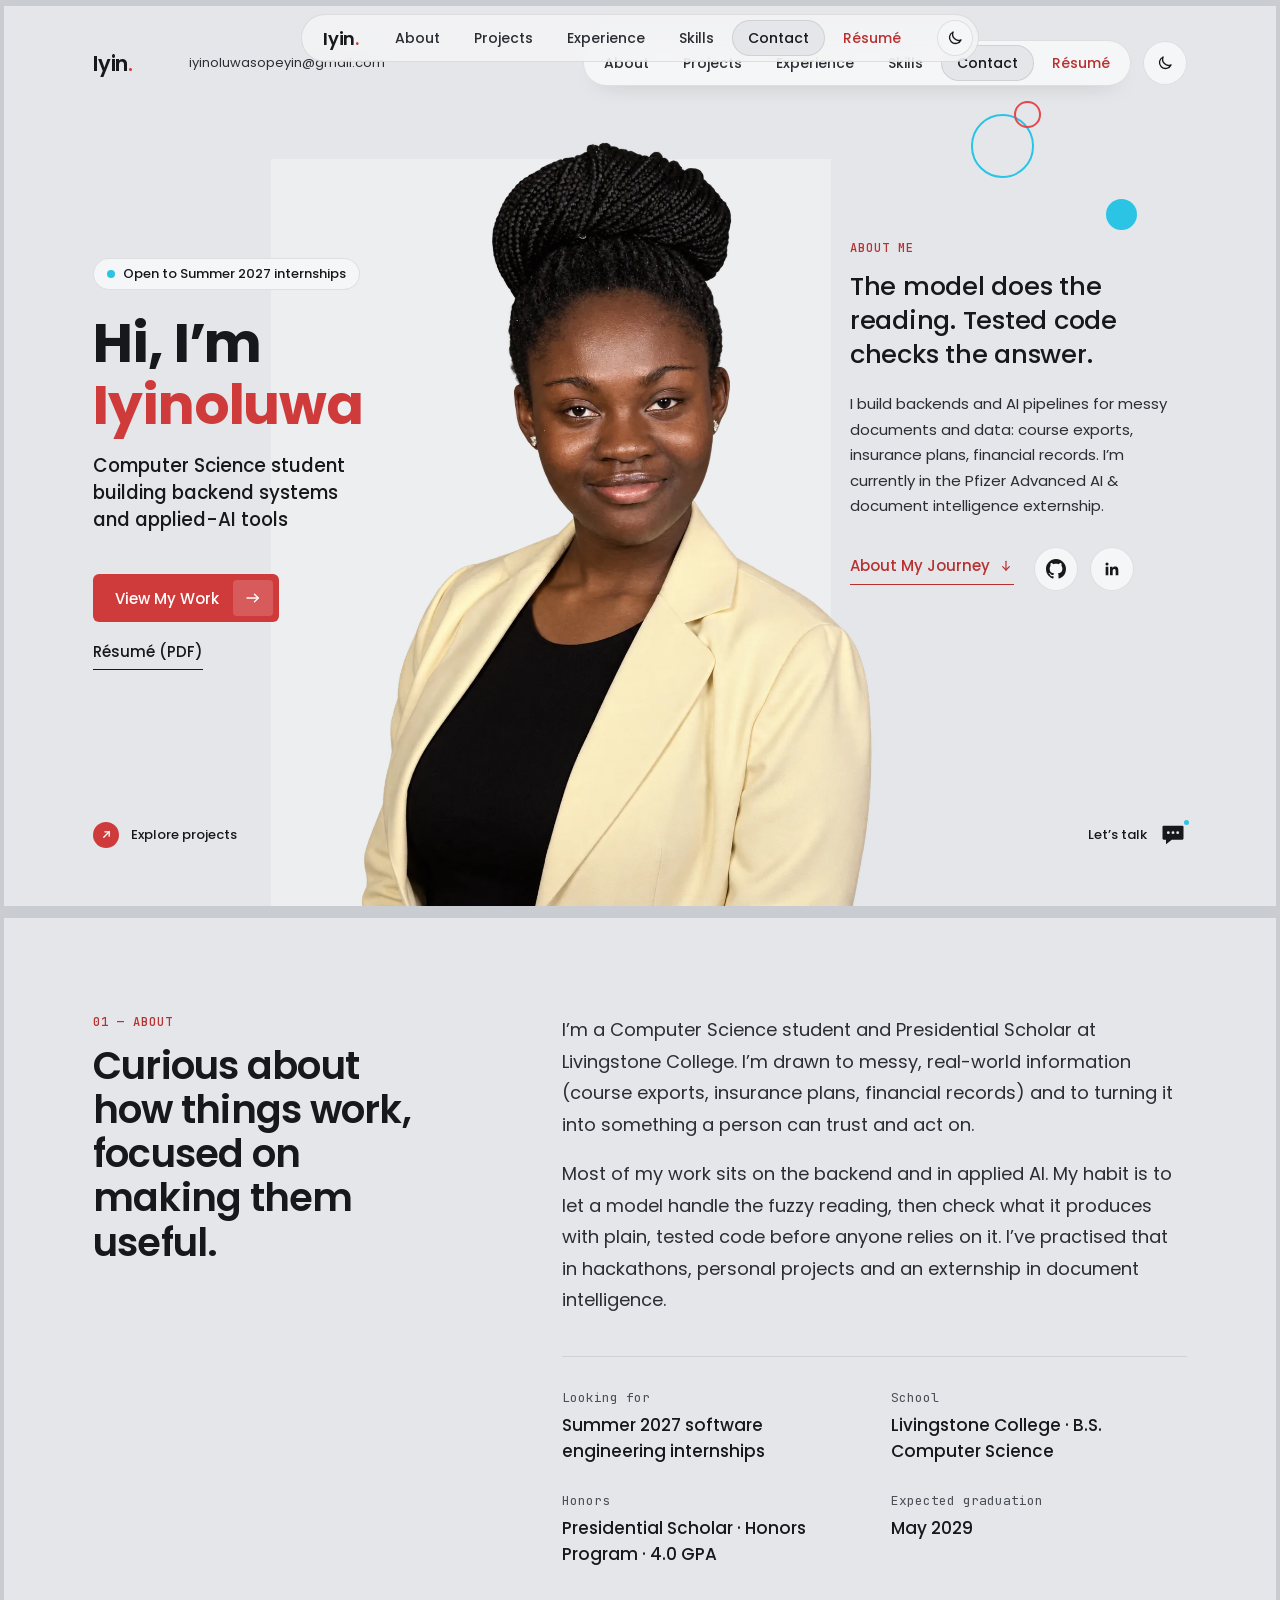
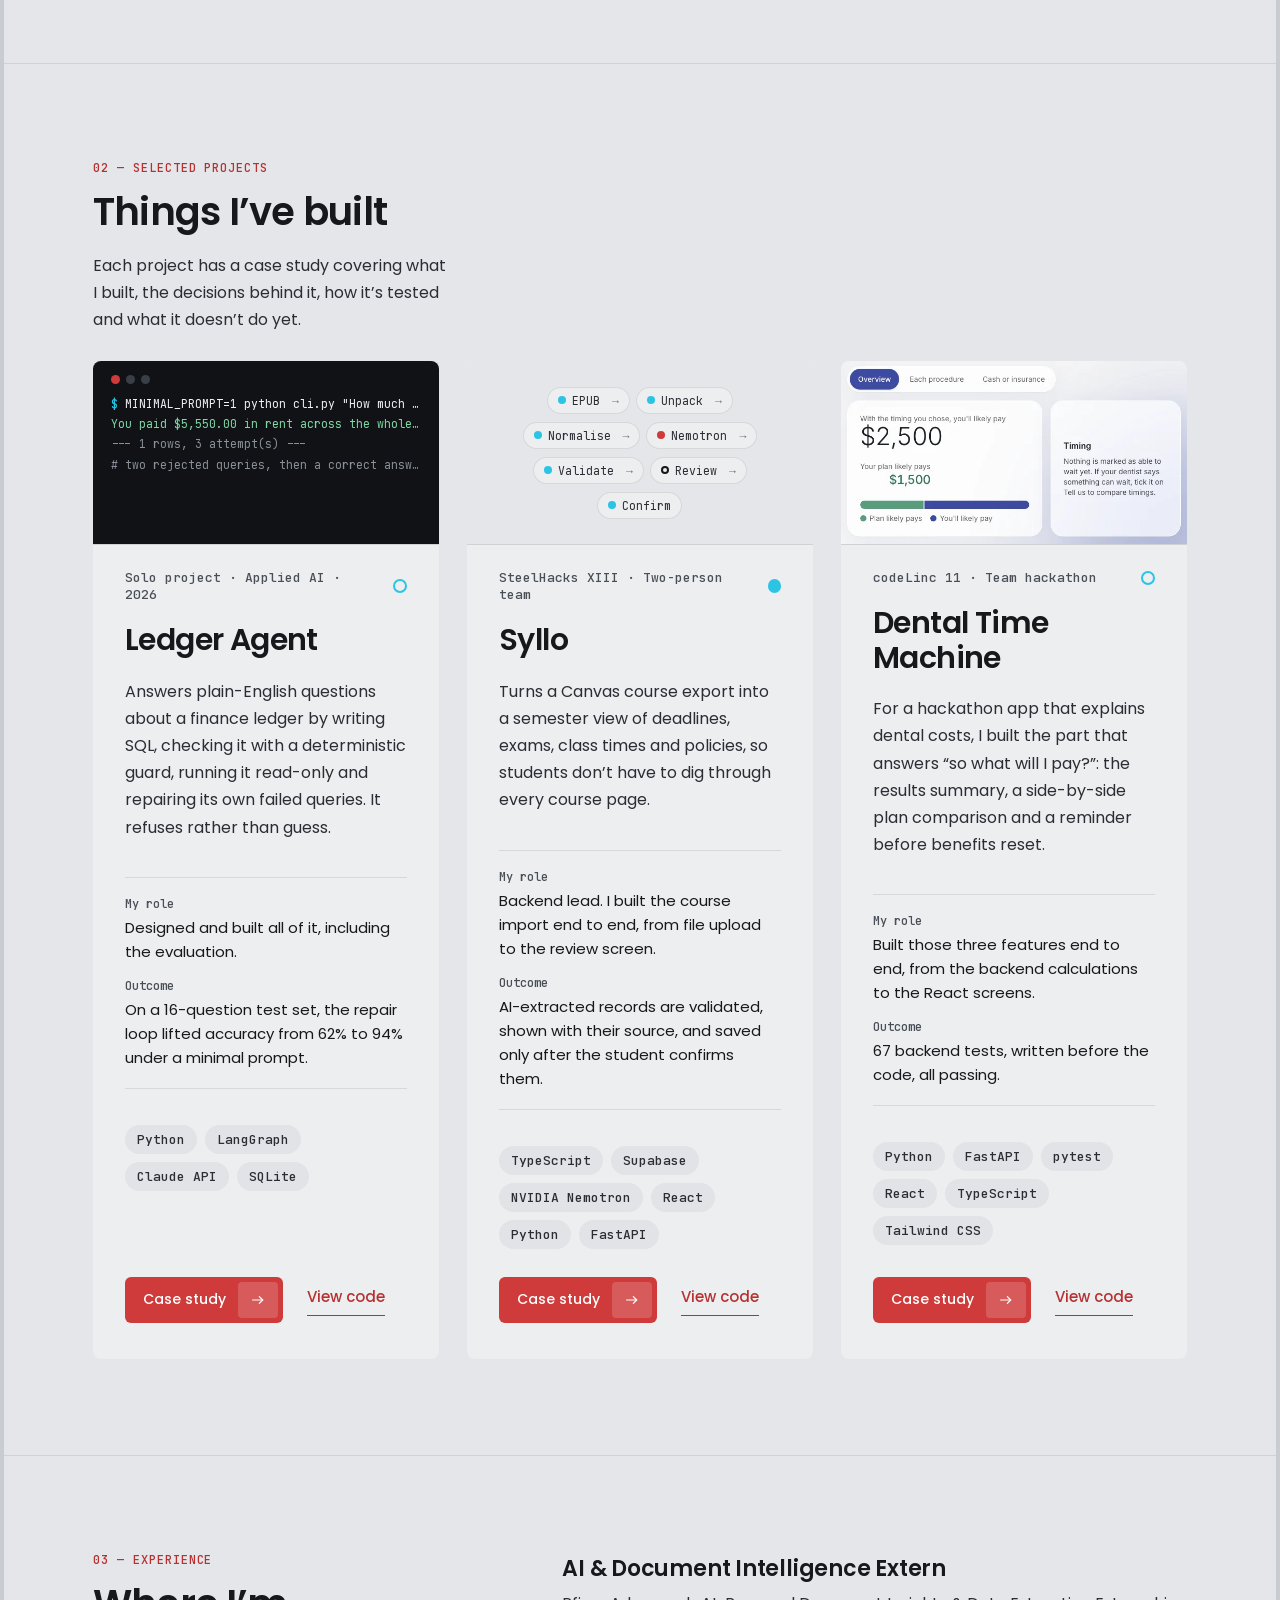
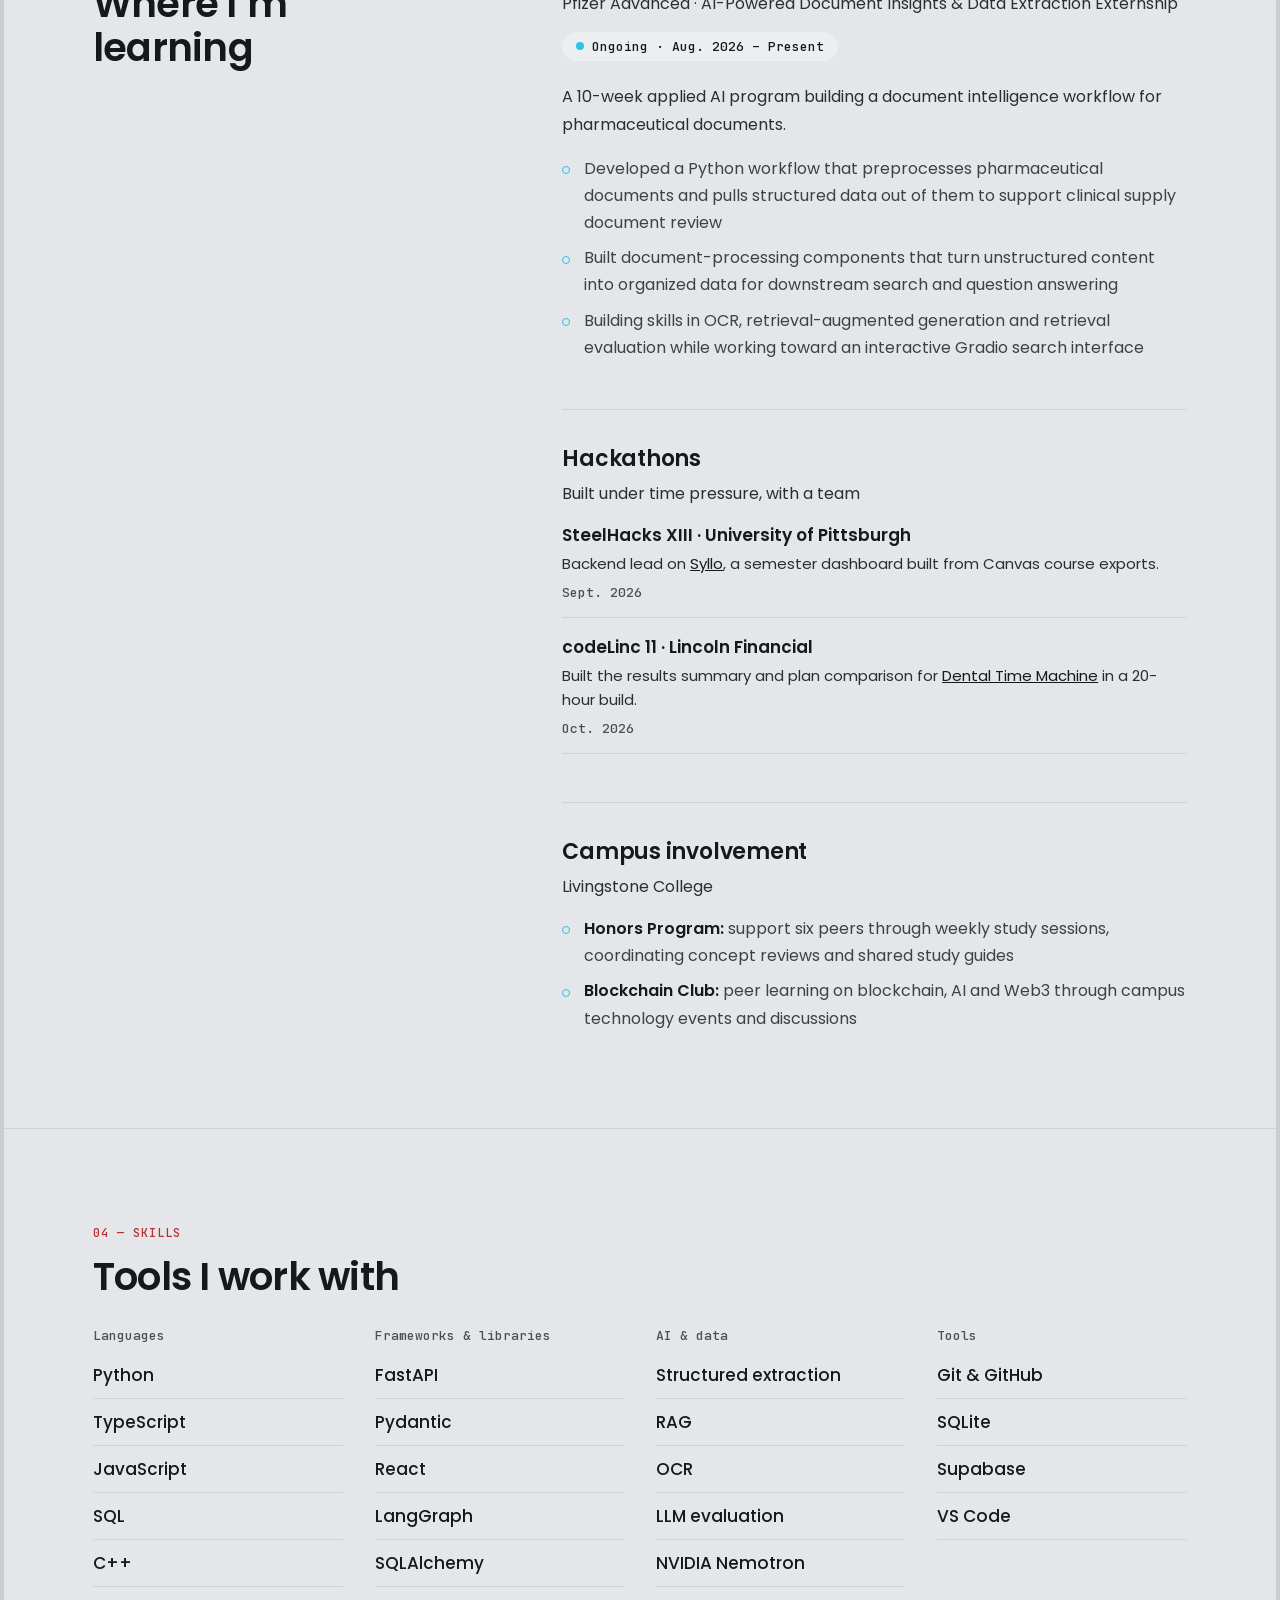
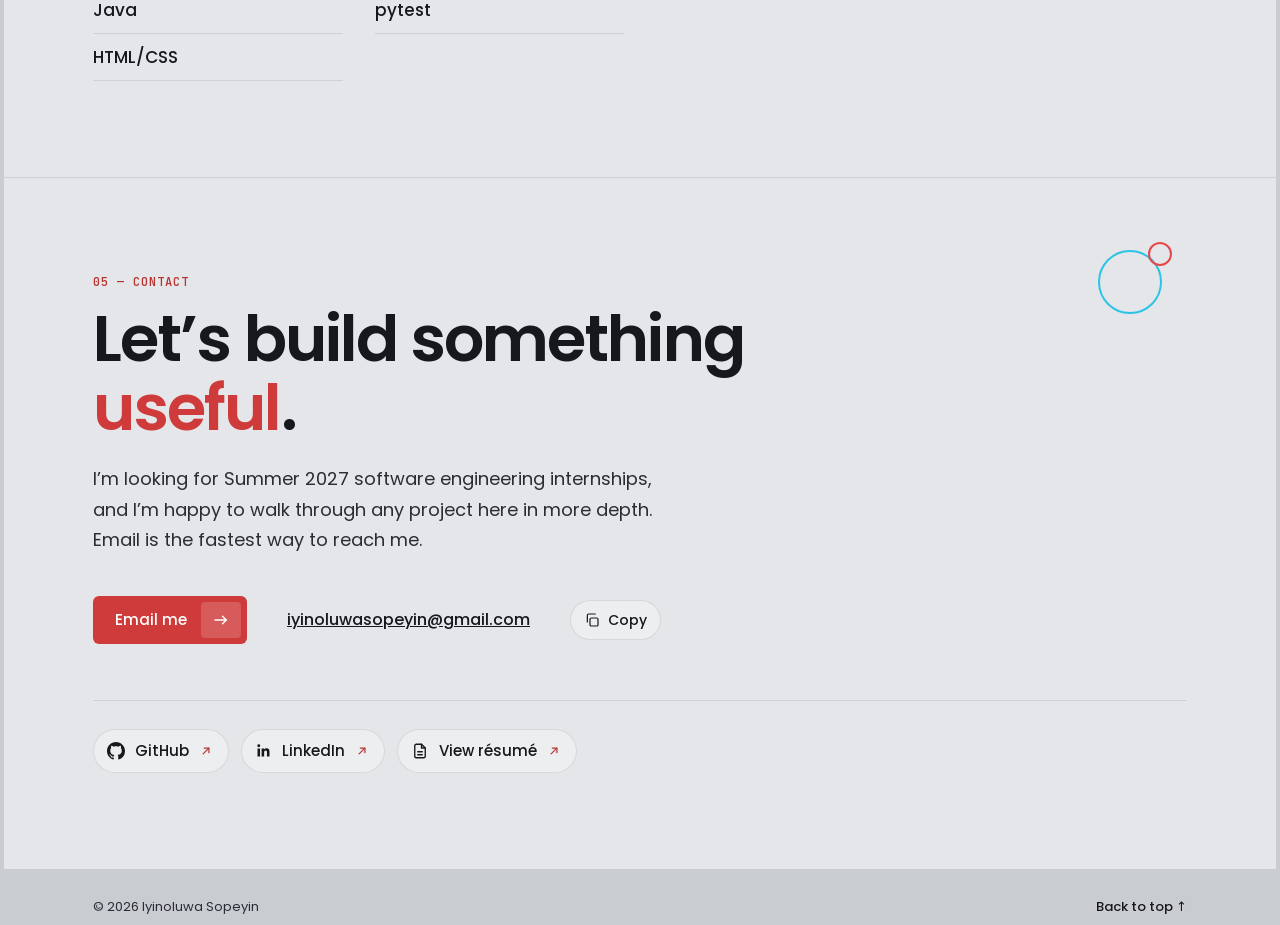
<file: index.html>
<!doctype html>
<html lang="en">
<head>
<meta charset="utf-8">
<meta name="viewport" content="width=device-width, initial-scale=1">
<title>Iyinoluwa` Sopeyin — Portfolio</title>
<meta name="description" content="Iyinoluwa Sopeyin is a Computer Science student building backend systems and applied-AI tools, looking for Summer 2027 software engineering internships.">
<meta property="og:title" content="Iyinoluwa Sopeyin — Portfolio">
<meta property="og:description" content="Computer Science student building backend systems and applied-AI tools. Projects, case studies and résumé.">
<meta property="og:image" content="https://iyinoluwas.github.io/Personal_portfolio/images/og-card.jpg">
<meta property="og:url" content="https://iyinoluwas.github.io/Personal_portfolio/">
<meta property="og:type" content="website">
<meta name="twitter:card" content="summary_large_image">
<link rel="icon" href="data:image/svg+xml,%3Csvg xmlns='http://www.w3.org/2000/svg' viewBox='0 0 64 64'%3E%3Crect width='64' height='64' rx='14' fill='%2316181C'/%3E%3Ctext x='29' y='46' text-anchor='middle' font-family='Arial,sans-serif' font-weight='700' font-size='38' fill='%23fff'%3EI%3C/text%3E%3Ccircle cx='45' cy='42' r='5' fill='%23CF3B3B'/%3E%3C/svg%3E">
<link rel="preload" href="fonts/poppins-400.woff2" as="font" type="font/woff2" crossorigin>
<link rel="preload" href="fonts/poppins-700.woff2" as="font" type="font/woff2" crossorigin>
<script>try{var t=localStorage.getItem('theme');if(t)document.documentElement.dataset.theme=t}catch(e){}</script>
<link rel="stylesheet" href="css/styles.css">
<script src="js/main.js" defer></script>
</head>
<body>
<a class="skip" href="#main">Skip to content</a>
<div class="pf">

<header class="sheet hero" id="top">
  <div class="panel" aria-hidden="true"></div>
  <span class="deco d1" aria-hidden="true"></span>
  <span class="deco d2" aria-hidden="true"></span>
  <span class="deco d3" aria-hidden="true"></span>

  <nav class="topbar" aria-label="Primary">
    <a class="logo" href="#top">Iyin<span class="accent">.</span></a>
    <a class="email" href="mailto:iyinoluwasopeyin@gmail.com">iyinoluwasopeyin@gmail.com</a>
    <div class="spacer"></div>
    <div class="topbar-end">
      <ul class="nav-links">
        <li><a href="#about">About</a></li>
        <li><a href="#projects">Projects</a></li>
        <li><a href="#experience">Experience</a></li>
        <li><a href="#skills">Skills</a></li>
        <li><a href="#contact">Contact</a></li>
        <li><a class="nav-cta" href="files/Iyinoluwa-Sopeyin-Resume.pdf" target="_blank" rel="noopener">Résumé</a></li>
      </ul>
      <button class="theme-toggle" type="button" aria-label="Dark theme" aria-pressed="false" hidden><svg class="i-moon" width="18" height="18" viewBox="0 0 24 24" fill="none" stroke="currentColor" stroke-width="1.8" stroke-linecap="round" stroke-linejoin="round" aria-hidden="true"><path d="M20 14.5A8 8 0 0 1 9.5 4a8 8 0 1 0 10.5 10.5z"></path></svg><svg class="i-sun" width="18" height="18" viewBox="0 0 24 24" fill="none" stroke="currentColor" stroke-width="1.8" stroke-linecap="round" stroke-linejoin="round" aria-hidden="true"><circle cx="12" cy="12" r="4"></circle><path d="M12 2v2M12 20v2M4.9 4.9l1.4 1.4M17.7 17.7l1.4 1.4M2 12h2M20 12h2M4.9 19.1l1.4-1.4M17.7 6.3l1.4-1.4"></path></svg></button>
      <button class="iconbtn" type="button" aria-label="Open menu" aria-expanded="false" aria-controls="site-menu">
        <svg class="icon-open" width="24" height="24" viewBox="0 0 24 24" fill="none" stroke="currentColor" stroke-width="1.8" stroke-linecap="round" aria-hidden="true"><path d="M4 7h16"></path><path d="M8 12h12"></path><path d="M4 17h16"></path></svg>
        <svg class="icon-close" hidden width="24" height="24" viewBox="0 0 24 24" fill="none" stroke="currentColor" stroke-width="1.8" stroke-linecap="round" aria-hidden="true"><path d="M6 6l12 12"></path><path d="M18 6L6 18"></path></svg>
      </button>
    </div>
  </nav>

  <div class="menu" id="site-menu" hidden>
    <a href="#about">About <span class="menu-num">01</span></a>
    <a href="#projects">Projects <span class="menu-num">02</span></a>
    <a href="#experience">Experience <span class="menu-num">03</span></a>
    <a href="#skills">Skills <span class="menu-num">04</span></a>
    <a href="#contact">Contact <span class="menu-num">05</span></a>
    <a href="files/Iyinoluwa-Sopeyin-Resume.pdf" target="_blank" rel="noopener">Résumé <span class="menu-num">PDF</span></a>
  </div>

  <div class="h-left">
    <p class="avail"><span class="status-dot" aria-hidden="true"></span>Open to Summer 2027 internships</p>
    <h1 class="greeting">
      <span>Hi, I’m</span>
      <span class="accent">Iyinoluwa</span>
    </h1>
    <p class="tagline">Computer Science student building backend systems and applied-AI tools</p>
    <div class="hero-actions">
      <a class="btn" href="#projects">View My Work<span class="arr" aria-hidden="true"><svg width="18" height="18" viewBox="0 0 24 24" fill="none" stroke="currentColor" stroke-width="1.8" stroke-linecap="round" stroke-linejoin="round"><path d="M4 12h15"></path><path d="M14 7l5 5-5 5"></path></svg></span></a>
      <a class="tlink" href="files/Iyinoluwa-Sopeyin-Resume.pdf" target="_blank" rel="noopener">Résumé (PDF)</a>
    </div>
  </div>

  <div class="h-portrait">
    <img src="images/portrait.webp" alt="Portrait of Iyin Sopeyin, smiling, with braided hair in a bun, wearing a cream blazer over a black top" width="1084" height="1451" fetchpriority="high">
  </div>

  <div class="h-right">
    <p class="eyebrow">About me</p>
    <h2 class="intro-title">The model does the reading. Tested code checks the answer.</h2>
    <p class="intro-text">I build backends and AI pipelines for messy documents and data: course exports, insurance plans, financial records. I’m currently in the Pfizer Advanced AI &amp; document intelligence externship.</p>
    <div class="intro-links">
      <a class="tlink red" href="#about">About My Journey<svg width="16" height="16" viewBox="0 0 24 24" fill="none" stroke="currentColor" stroke-width="1.8" stroke-linecap="round" stroke-linejoin="round" aria-hidden="true"><path d="M12 5v13"></path><path d="M7 13l5 5 5-5"></path></svg></a>
      <span class="intro-icons">
        <a class="icon-link" href="https://github.com/IyinoluwaS" aria-label="GitHub profile"><svg width="20" height="20" viewBox="0 0 16 16" fill="currentColor" aria-hidden="true"><path d="M8 0C3.58 0 0 3.58 0 8c0 3.54 2.29 6.53 5.47 7.59.4.07.55-.17.55-.38 0-.19-.01-.82-.01-1.49-2.01.37-2.53-.49-2.69-.94-.09-.23-.48-.94-.82-1.13-.28-.15-.68-.52-.01-.53.63-.01 1.08.58 1.23.82.72 1.21 1.87.87 2.33.66.07-.52.28-.87.51-1.07-1.78-.2-3.64-.89-3.64-3.95 0-.87.31-1.59.82-2.15-.08-.2-.36-1.02.08-2.12 0 0 .67-.21 2.2.82.64-.18 1.32-.27 2-.27.68 0 1.36.09 2 .27 1.53-1.04 2.2-.82 2.2-.82.44 1.1.16 1.92.08 2.12.51.56.82 1.27.82 2.15 0 3.07-1.87 3.75-3.65 3.95.29.25.54.73.54 1.48 0 1.07-.01 1.93-.01 2.2 0 .21.15.46.55.38A8.01 8.01 0 0016 8c0-4.42-3.58-8-8-8z"></path></svg></a>
        <a class="icon-link" href="https://www.linkedin.com/in/iyinoluwa-sopeyin/" aria-label="LinkedIn profile"><svg width="18" height="18" viewBox="0 0 24 24" fill="currentColor" aria-hidden="true"><path d="M20.45 20.45h-3.56v-5.57c0-1.33-.02-3.04-1.85-3.04-1.85 0-2.14 1.45-2.14 2.94v5.67H9.35V9h3.41v1.56h.05c.48-.9 1.64-1.85 3.37-1.85 3.6 0 4.27 2.37 4.27 5.46v6.28zM5.34 7.43a2.06 2.06 0 1 1 0-4.13 2.06 2.06 0 0 1 0 4.13zM7.12 20.45H3.56V9h3.56v11.45z"></path></svg></a>
      </span>
    </div>
  </div>

  <div class="h-foot">
    <a class="mini" href="#projects">
      <span class="mini-badge" aria-hidden="true"><svg width="13" height="13" viewBox="0 0 24 24" fill="none" stroke="currentColor" stroke-width="2.4" stroke-linecap="round" stroke-linejoin="round"><path d="M7 17L17 7"></path><path d="M9 7h8v8"></path></svg></span>
      <span class="lbl">Explore projects</span>
    </a>
    <a class="mini" href="#contact">
      <span class="lbl">Let’s talk</span>
      <span class="chat-icon" aria-hidden="true"><svg width="28" height="28" viewBox="0 0 24 24" fill="currentColor"><path d="M4 4h16a1 1 0 0 1 1 1v10a1 1 0 0 1-1 1h-9l-5 4v-4H4a1 1 0 0 1-1-1V5a1 1 0 0 1 1-1z"></path><circle cx="8" cy="10" r="1.2" fill="#E4E6E9"></circle><circle cx="12" cy="10" r="1.2" fill="#E4E6E9"></circle><circle cx="16" cy="10" r="1.2" fill="#E4E6E9"></circle></svg><span class="chat-dot"></span></span>
    </a>
  </div>
</header>

<main class="sheet content" id="main">

  <section class="sec" id="about" aria-labelledby="about-h">
    <div class="sec-head">
      <p class="eyebrow">01 — About</p>
      <h2 class="sec-title" id="about-h">Curious about how things work, focused on making them useful.</h2>
    </div>
    <div class="sec-body">
      <p class="lead">I’m a Computer Science student and Presidential Scholar at Livingstone College. I’m drawn to messy, real-world information (course exports, insurance plans, financial records) and to turning it into something a person can trust and act on.</p>
      <p class="lead">Most of my work sits on the backend and in applied AI. My habit is to let a model handle the fuzzy reading, then check what it produces with plain, tested code before anyone relies on it. I’ve practised that in hackathons, personal projects and an externship in document intelligence.</p>
      <div class="facts">
        <div>
          <p class="fact-label">Looking for</p>
          <p class="fact-value">Summer 2027 software engineering internships</p>
        </div>
        <div>
          <p class="fact-label">School</p>
          <p class="fact-value">Livingstone College · B.S. Computer Science</p>
        </div>
        <div>
          <p class="fact-label">Honors</p>
          <p class="fact-value">Presidential Scholar · Honors Program · 4.0 GPA</p>
        </div>
        <div>
          <p class="fact-label">Expected graduation</p>
          <p class="fact-value">May 2029</p>
        </div>
      </div>
    </div>
  </section>

  <section class="sec" id="projects" aria-labelledby="projects-h">
    <div class="sec-head">
      <p class="eyebrow">02 — Selected projects</p>
      <h2 class="sec-title" id="projects-h">Things I’ve built</h2>
      <p class="sec-intro">Each project has a case study covering what I built, the decisions behind it, how it’s tested and what it doesn’t do yet.</p>
    </div>
    <div class="sec-wide projects">
      <article class="proj">
        <div class="proj-visual" aria-hidden="true">
          <div class="term">
            <div class="term-bar"><span></span><span></span><span></span></div>
            <p class="t-cmd"><b>$</b> MINIMAL_PROMPT=1 python cli.py "How much did I pay in rent across the whole period?"</p>
            <p class="t-out">You paid $5,550.00 in rent across the whole period.</p>
            <p class="t-meta">--- 1 rows, 3 attempt(s) ---</p>
            <p class="t-meta"># two rejected queries, then a correct answer</p>
          </div>
        </div>
        <div class="proj-meta">
          <p class="label">Solo project · Applied AI · 2026</p>
          <span class="dot ring" aria-hidden="true"></span>
        </div>
        <h3 class="proj-title">Ledger Agent</h3>
        <p class="proj-text">Answers plain-English questions about a finance ledger by writing SQL, checking it with a deterministic guard, running it read-only and repairing its own failed queries. It refuses rather than guess.</p>
        <dl class="proj-facts">
          <div><dt>My role</dt><dd>Designed and built all of it, including the evaluation.</dd></div>
          <div><dt>Outcome</dt><dd>On a 16-question test set, the repair loop lifted accuracy from 62% to 94% under a minimal prompt.</dd></div>
        </dl>
        <ul class="stack" aria-label="Ledger Agent tech stack">
          <li>Python</li><li>LangGraph</li><li>Claude API</li><li>SQLite</li>
        </ul>
        <div class="proj-links">
          <a class="btn btn-sm" href="projects/ledger-agent.html">Case study<span class="arr" aria-hidden="true"><svg width="16" height="16" viewBox="0 0 24 24" fill="none" stroke="currentColor" stroke-width="1.8" stroke-linecap="round" stroke-linejoin="round"><path d="M4 12h15"></path><path d="M14 7l5 5-5 5"></path></svg></span></a>
          <a class="tlink red" href="https://github.com/IyinoluwaS/ledger-agent">View code</a>
        </div>
      </article>

      <article class="proj">
        <div class="proj-visual" aria-hidden="true">
          <ul class="mini-flow"><li class="k-code">EPUB</li><li class="k-code">Unpack</li><li class="k-code">Normalise</li><li class="k-model">Nemotron</li><li class="k-code">Validate</li><li class="k-person">Review</li><li class="k-code">Confirm</li></ul>
        </div>
        <div class="proj-meta">
          <p class="label">SteelHacks XIII · Two-person team</p>
          <span class="dot fill" aria-hidden="true"></span>
        </div>
        <h3 class="proj-title">Syllo</h3>
        <p class="proj-text">Turns a Canvas course export into a semester view of deadlines, exams, class times and policies, so students don’t have to dig through every course page.</p>
        <dl class="proj-facts">
          <div><dt>My role</dt><dd>Backend lead. I built the course import end to end, from file upload to the review screen.</dd></div>
          <div><dt>Outcome</dt><dd>AI-extracted records are validated, shown with their source, and saved only after the student confirms them.</dd></div>
        </dl>
        <ul class="stack" aria-label="Syllo tech stack">
          <li>TypeScript</li><li>Supabase</li><li>NVIDIA Nemotron</li><li>React</li><li>Python</li><li>FastAPI</li>
        </ul>
        <div class="proj-links">
          <a class="btn btn-sm" href="projects/syllo.html">Case study<span class="arr" aria-hidden="true"><svg width="16" height="16" viewBox="0 0 24 24" fill="none" stroke="currentColor" stroke-width="1.8" stroke-linecap="round" stroke-linejoin="round"><path d="M4 12h15"></path><path d="M14 7l5 5-5 5"></path></svg></span></a>
          <a class="tlink red" href="https://github.com/Landyn-bot/student-hub">View code</a>
        </div>
      </article>

      <article class="proj">
        <div class="proj-visual" aria-hidden="true">
          <img src="images/projects/dental-summary.webp" alt="" width="667" height="682" loading="lazy" decoding="async">
        </div>
        <div class="proj-meta">
          <p class="label">codeLinc 11 · Team hackathon</p>
          <span class="dot ring" aria-hidden="true"></span>
        </div>
        <h3 class="proj-title">Dental Time Machine</h3>
        <p class="proj-text">For a hackathon app that explains dental costs, I built the part that answers “so what will I pay?”: the results summary, a side-by-side plan comparison and a reminder before benefits reset.</p>
        <dl class="proj-facts">
          <div><dt>My role</dt><dd>Built those three features end to end, from the backend calculations to the React screens.</dd></div>
          <div><dt>Outcome</dt><dd>67 backend tests, written before the code, all passing.</dd></div>
        </dl>
        <ul class="stack" aria-label="Dental Time Machine tech stack">
          <li>Python</li><li>FastAPI</li><li>pytest</li><li>React</li><li>TypeScript</li><li>Tailwind CSS</li>
        </ul>
        <div class="proj-links">
          <a class="btn btn-sm" href="projects/dental-time-machine.html">Case study<span class="arr" aria-hidden="true"><svg width="16" height="16" viewBox="0 0 24 24" fill="none" stroke="currentColor" stroke-width="1.8" stroke-linecap="round" stroke-linejoin="round"><path d="M4 12h15"></path><path d="M14 7l5 5-5 5"></path></svg></span></a>
          <a class="tlink red" href="https://github.com/gbemilekeadesiyan-a11y/Dental-Time-Machine">View code</a>
        </div>
      </article>
    </div>
  </section>

  <section class="sec" id="experience" aria-labelledby="xp-h">
    <div class="sec-head">
      <p class="eyebrow">03 — Experience</p>
      <h2 class="sec-title" id="xp-h">Where I’m learning</h2>
    </div>
    <div class="sec-body">
      <div class="job">
        <div>
          <h3 class="job-title">AI &amp; Document Intelligence Extern</h3>
          <p class="job-company">Pfizer Advanced · AI-Powered Document Insights &amp; Data Extraction Externship</p>
        </div>
        <p class="status"><span class="status-dot" aria-hidden="true"></span>Ongoing · Aug. 2026 – Present</p>
      </div>
      <p class="job-text">A 10-week applied AI program building a document intelligence workflow for pharmaceutical documents.</p>
      <ul class="xp">
        <li>Developed a Python workflow that preprocesses pharmaceutical documents and pulls structured data out of them to support clinical supply document review</li>
        <li>Built document-processing components that turn unstructured content into organized data for downstream search and question answering</li>
        <li>Building skills in OCR, retrieval-augmented generation and retrieval evaluation while working toward an interactive Gradio search interface</li>
      </ul>

      <div class="job involvement">
        <div>
          <h3 class="job-title">Hackathons</h3>
          <p class="job-company">Built under time pressure, with a team</p>
        </div>
      </div>
      <div class="hack">
        <div>
          <p class="hack-name">SteelHacks XIII · University of Pittsburgh</p>
          <p class="hack-text">Backend lead on <a href="projects/syllo.html">Syllo</a>, a semester dashboard built from Canvas course exports.</p>
        </div>
        <p class="hack-when">Sept. 2026</p>
      </div>
      <div class="hack">
        <div>
          <p class="hack-name">codeLinc 11 · Lincoln Financial</p>
          <p class="hack-text">Built the results summary and plan comparison for <a href="projects/dental-time-machine.html">Dental Time Machine</a> in a 20-hour build.</p>
        </div>
        <p class="hack-when">Oct. 2026</p>
      </div>

      <div class="job involvement">
        <div>
          <h3 class="job-title">Campus involvement</h3>
          <p class="job-company">Livingstone College</p>
        </div>
      </div>
      <ul class="xp">
        <li><strong>Honors Program:</strong> support six peers through weekly study sessions, coordinating concept reviews and shared study guides</li>
        <li><strong>Blockchain Club:</strong> peer learning on blockchain, AI and Web3 through campus technology events and discussions</li>
      </ul>
    </div>
  </section>

  <section class="sec" id="skills" aria-labelledby="skills-h">
    <div class="sec-head">
      <p class="eyebrow">04 — Skills</p>
      <h2 class="sec-title" id="skills-h">Tools I work with</h2>
    </div>
    <div class="sec-wide skills">
      <div>
        <h3 class="label">Languages</h3>
        <ul><li>Python</li><li>TypeScript</li><li>JavaScript</li><li>SQL</li><li>C++</li><li>Java</li><li>HTML/CSS</li></ul>
      </div>
      <div>
        <h3 class="label">Frameworks &amp; libraries</h3>
        <ul><li>FastAPI</li><li>Pydantic</li><li>React</li><li>LangGraph</li><li>SQLAlchemy</li><li>pytest</li></ul>
      </div>
      <div>
        <h3 class="label">AI &amp; data</h3>
        <ul><li>Structured extraction</li><li>RAG</li><li>OCR</li><li>LLM evaluation</li><li>NVIDIA Nemotron</li></ul>
      </div>
      <div>
        <h3 class="label">Tools</h3>
        <ul><li>Git &amp; GitHub</li><li>SQLite</li><li>Supabase</li><li>VS Code</li></ul>
      </div>
    </div>
  </section>

  <section class="sec contact" id="contact" aria-labelledby="contact-h">
    <span class="contact-ring" aria-hidden="true"></span>
    <span class="contact-ring-small" aria-hidden="true"></span>
    <div class="sec-wide">
      <p class="eyebrow">05 — Contact</p>
      <h2 class="contact-title" id="contact-h">Let’s build something <span class="accent">useful</span>.</h2>
      <p class="contact-text">I’m looking for Summer 2027 software engineering internships, and I’m happy to walk through any project here in more depth. Email is the fastest way to reach me.</p>
      <div class="contact-actions">
        <a class="btn" href="mailto:iyinoluwasopeyin@gmail.com">Email me<span class="arr" aria-hidden="true"><svg width="18" height="18" viewBox="0 0 24 24" fill="none" stroke="currentColor" stroke-width="1.8" stroke-linecap="round" stroke-linejoin="round"><path d="M4 12h15"></path><path d="M14 7l5 5-5 5"></path></svg></span></a>
        <a class="contact-email" href="mailto:iyinoluwasopeyin@gmail.com">iyinoluwasopeyin@gmail.com</a>
        <button class="copy-btn" type="button" data-copy="iyinoluwasopeyin@gmail.com" data-status="copy-status" aria-label="Copy email address" hidden><svg class="i-copy" width="16" height="16" viewBox="0 0 24 24" fill="none" stroke="currentColor" stroke-width="1.8" stroke-linecap="round" stroke-linejoin="round" aria-hidden="true"><rect x="9" y="9" width="12" height="12" rx="2"></rect><path d="M5 15V5a2 2 0 0 1 2-2h10"></path></svg><svg class="i-check" width="16" height="16" viewBox="0 0 24 24" fill="none" stroke="currentColor" stroke-width="2.2" stroke-linecap="round" stroke-linejoin="round" aria-hidden="true"><path d="M5 12l5 5 9-10"></path></svg><span class="copy-label">Copy</span></button>
        <span class="sr-only" id="copy-status" aria-live="polite"></span>
      </div>
      <div class="socials">
        <a class="social" href="https://github.com/IyinoluwaS"><svg width="18" height="18" viewBox="0 0 16 16" fill="currentColor" aria-hidden="true"><path d="M8 0C3.58 0 0 3.58 0 8c0 3.54 2.29 6.53 5.47 7.59.4.07.55-.17.55-.38 0-.19-.01-.82-.01-1.49-2.01.37-2.53-.49-2.69-.94-.09-.23-.48-.94-.82-1.13-.28-.15-.68-.52-.01-.53.63-.01 1.08.58 1.23.82.72 1.21 1.87.87 2.33.66.07-.52.28-.87.51-1.07-1.78-.2-3.64-.89-3.64-3.95 0-.87.31-1.59.82-2.15-.08-.2-.36-1.02.08-2.12 0 0 .67-.21 2.2.82.64-.18 1.32-.27 2-.27.68 0 1.36.09 2 .27 1.53-1.04 2.2-.82 2.2-.82.44 1.1.16 1.92.08 2.12.51.56.82 1.27.82 2.15 0 3.07-1.87 3.75-3.65 3.95.29.25.54.73.54 1.48 0 1.07-.01 1.93-.01 2.2 0 .21.15.46.55.38A8.01 8.01 0 0016 8c0-4.42-3.58-8-8-8z"></path></svg>GitHub<svg class="ext" width="14" height="14" viewBox="0 0 24 24" fill="none" stroke="currentColor" stroke-width="2" stroke-linecap="round" stroke-linejoin="round" aria-hidden="true"><path d="M7 17L17 7"></path><path d="M9 7h8v8"></path></svg></a>
        <a class="social" href="https://www.linkedin.com/in/iyinoluwa-sopeyin/"><svg width="17" height="17" viewBox="0 0 24 24" fill="currentColor" aria-hidden="true"><path d="M20.45 20.45h-3.56v-5.57c0-1.33-.02-3.04-1.85-3.04-1.85 0-2.14 1.45-2.14 2.94v5.67H9.35V9h3.41v1.56h.05c.48-.9 1.64-1.85 3.37-1.85 3.6 0 4.27 2.37 4.27 5.46v6.28zM5.34 7.43a2.06 2.06 0 1 1 0-4.13 2.06 2.06 0 0 1 0 4.13zM7.12 20.45H3.56V9h3.56v11.45z"></path></svg>LinkedIn<svg class="ext" width="14" height="14" viewBox="0 0 24 24" fill="none" stroke="currentColor" stroke-width="2" stroke-linecap="round" stroke-linejoin="round" aria-hidden="true"><path d="M7 17L17 7"></path><path d="M9 7h8v8"></path></svg></a>
        <a class="social" href="files/Iyinoluwa-Sopeyin-Resume.pdf" target="_blank" rel="noopener"><svg width="18" height="18" viewBox="0 0 24 24" fill="none" stroke="currentColor" stroke-width="1.8" stroke-linecap="round" stroke-linejoin="round" aria-hidden="true"><path d="M14 3H7a2 2 0 0 0-2 2v14a2 2 0 0 0 2 2h10a2 2 0 0 0 2-2V8z"></path><path d="M14 3v5h5"></path><path d="M9 13h6"></path><path d="M9 17h6"></path></svg>View résumé<svg class="ext" width="14" height="14" viewBox="0 0 24 24" fill="none" stroke="currentColor" stroke-width="2" stroke-linecap="round" stroke-linejoin="round" aria-hidden="true"><path d="M7 17L17 7"></path><path d="M9 7h8v8"></path></svg></a>
      </div>
    </div>
  </section>
</main>

<footer class="site-footer">
  <p>© 2026 Iyinoluwa Sopeyin</p>
  <a href="#top">Back to top ↑</a>
</footer>

</div>
</body>
</html>
</file>
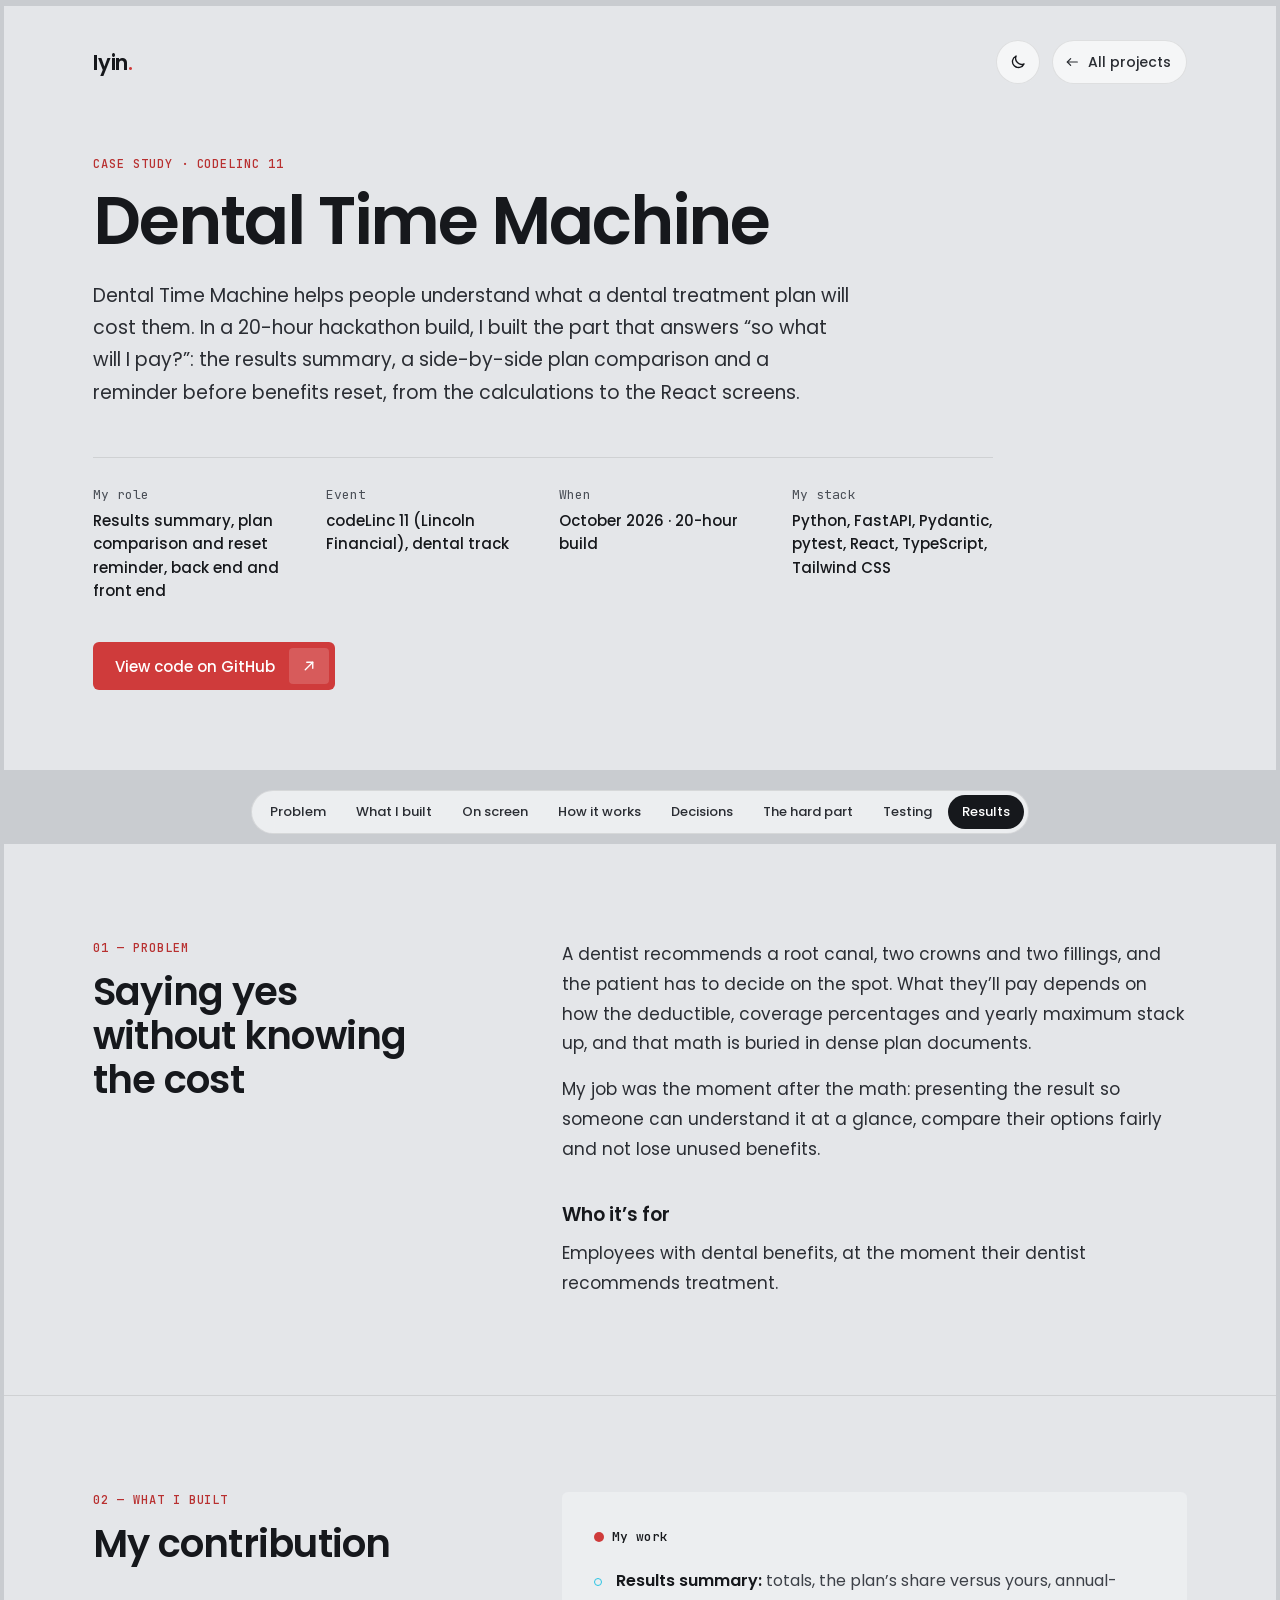
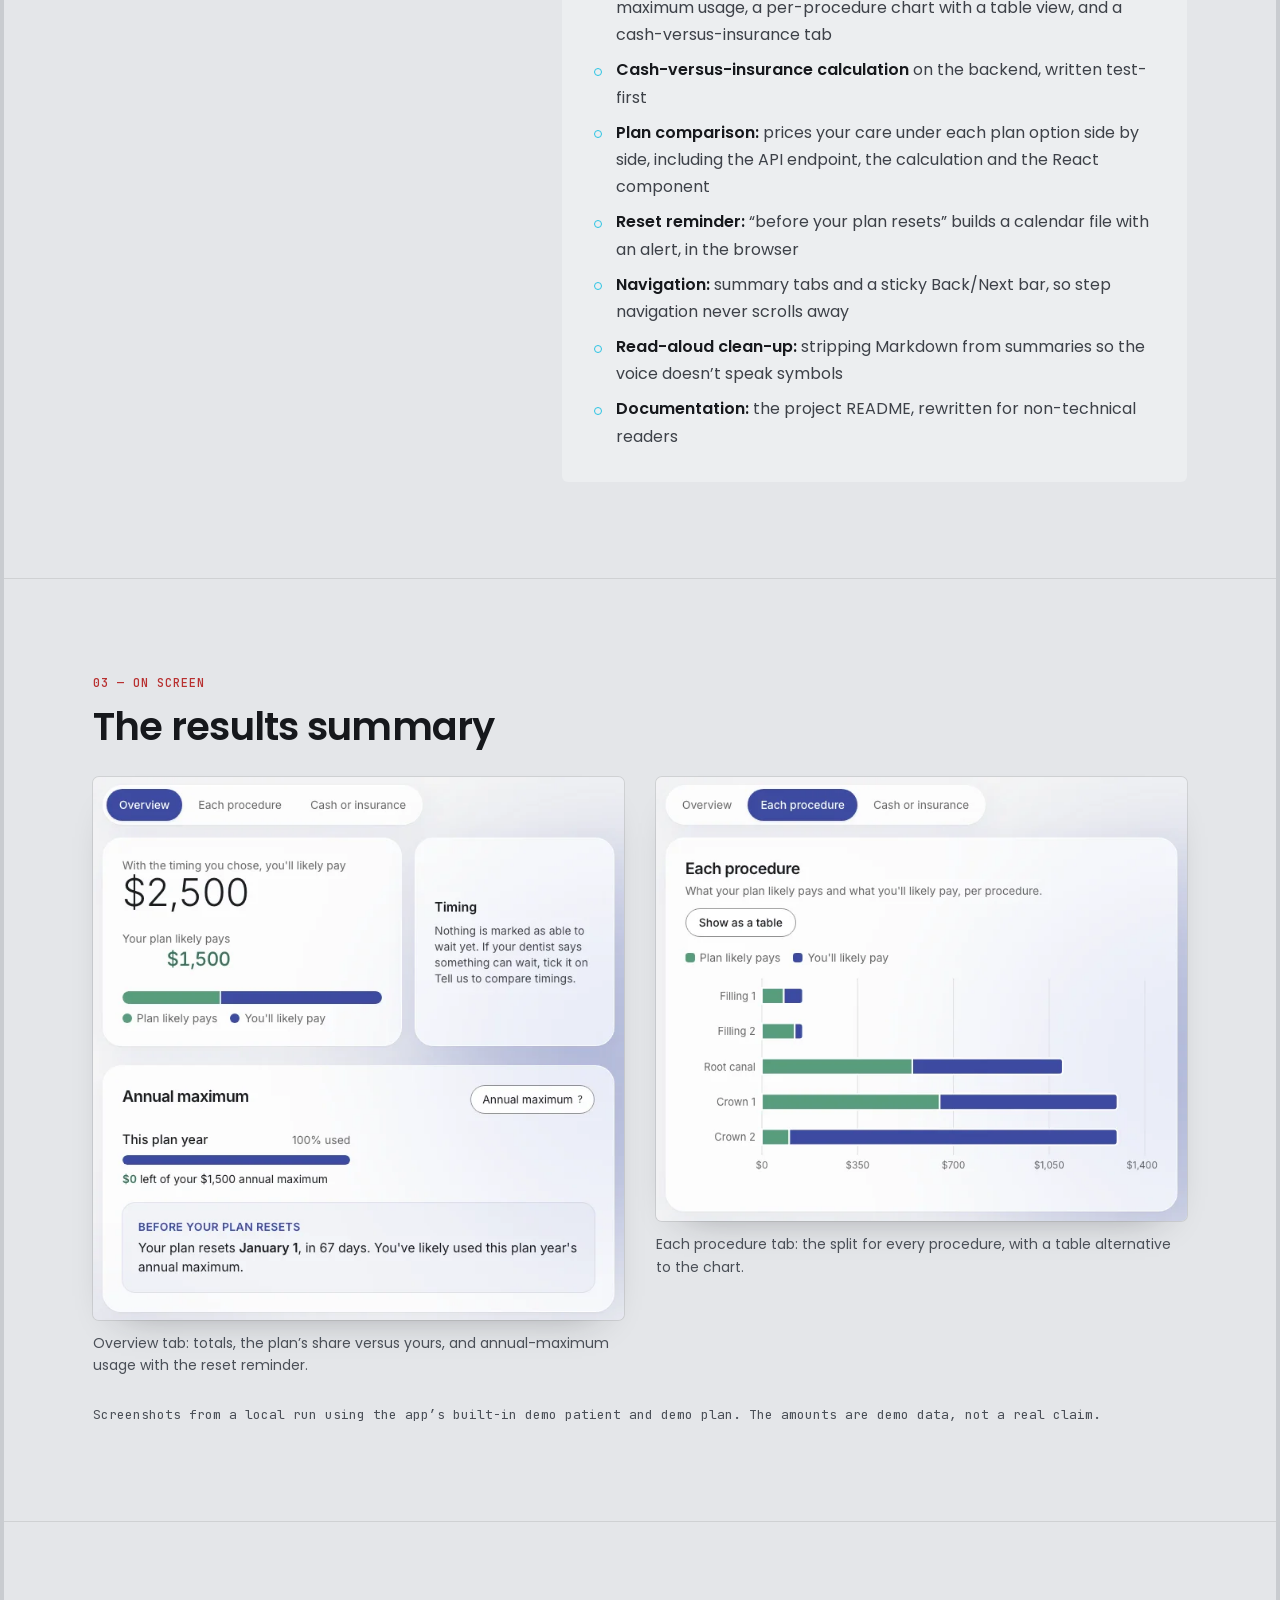
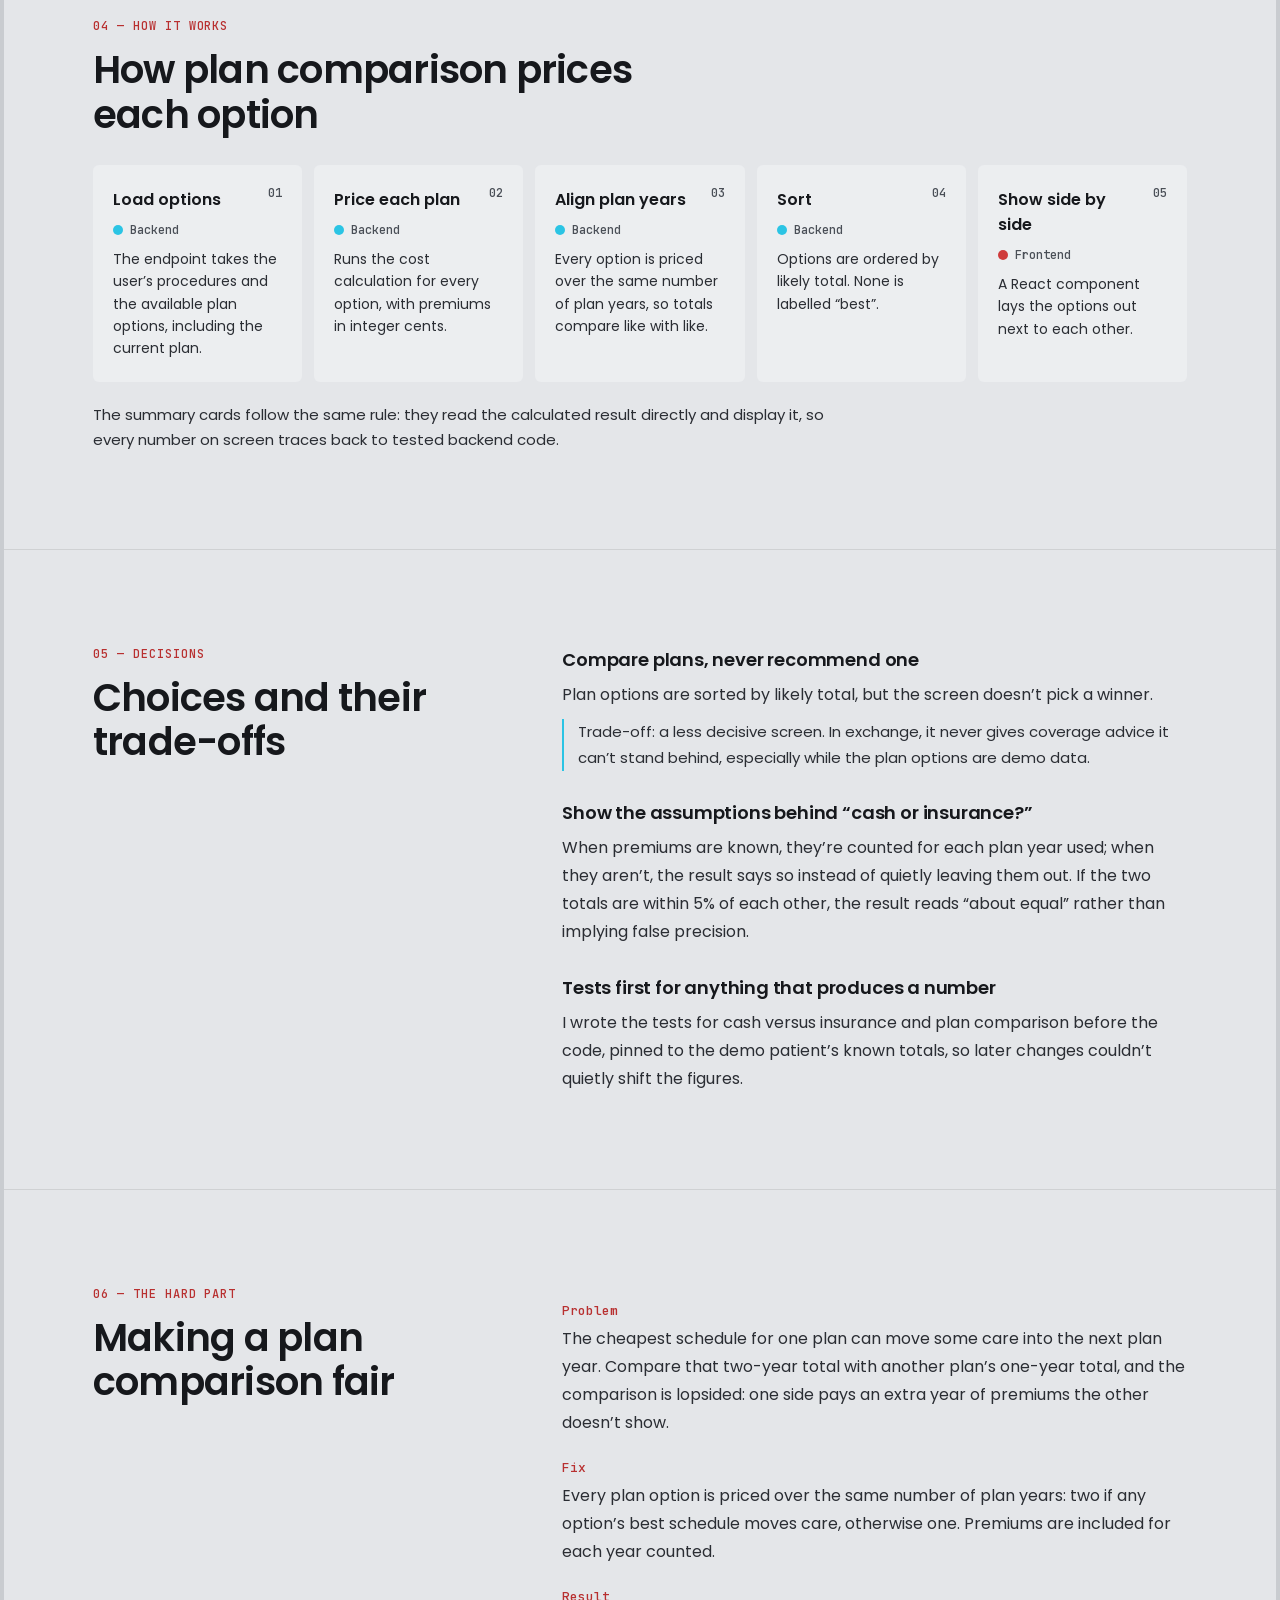
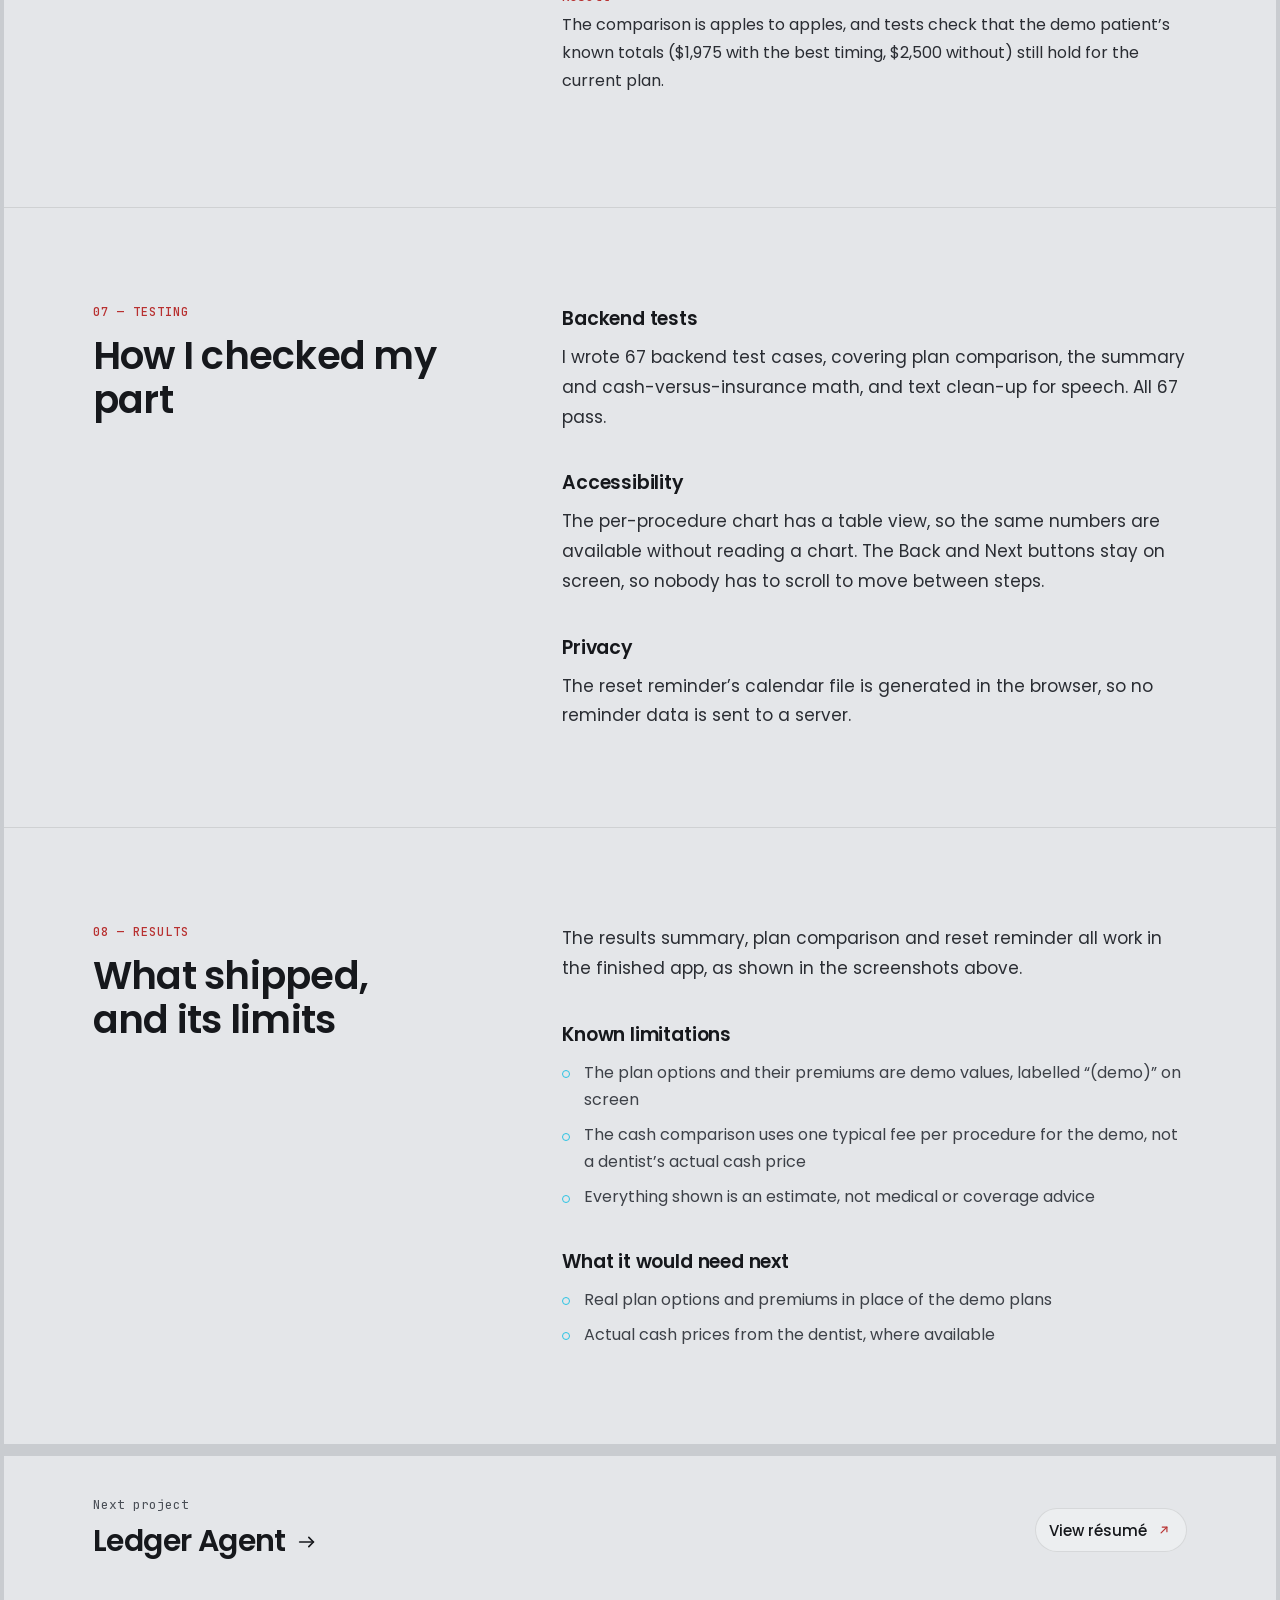
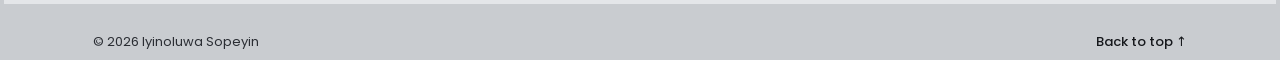
<file: projects/dental-time-machine.html>
<!doctype html>
<html lang="en">
<head>
<meta charset="utf-8">
<meta name="viewport" content="width=device-width, initial-scale=1">
<title>Dental Time Machine — Case study · Iyin Sopeyin</title>
<meta name="description" content="The results summary, plan comparison and benefits-reset reminder I built for Dental Time Machine at codeLinc 11.">
<meta property="og:title" content="Dental Time Machine — Case study · Iyin Sopeyin">
<meta property="og:description" content="The results summary, plan comparison and benefits-reset reminder I built for Dental Time Machine at codeLinc 11.">
<meta property="og:image" content="https://iyinoluwas.github.io/Personal_portfolio/images/og-card.jpg">
<meta property="og:url" content="https://iyinoluwas.github.io/Personal_portfolio/projects/dental-time-machine.html">
<meta property="og:type" content="website">
<meta name="twitter:card" content="summary_large_image">
<link rel="icon" href="data:image/svg+xml,%3Csvg xmlns='http://www.w3.org/2000/svg' viewBox='0 0 64 64'%3E%3Crect width='64' height='64' rx='14' fill='%2316181C'/%3E%3Ctext x='29' y='46' text-anchor='middle' font-family='Arial,sans-serif' font-weight='700' font-size='38' fill='%23fff'%3EI%3C/text%3E%3Ccircle cx='45' cy='42' r='5' fill='%23CF3B3B'/%3E%3C/svg%3E">
<link rel="preload" href="../fonts/poppins-400.woff2" as="font" type="font/woff2" crossorigin>
<link rel="preload" href="../fonts/poppins-600.woff2" as="font" type="font/woff2" crossorigin>
<script>try{var t=localStorage.getItem('theme');if(t)document.documentElement.dataset.theme=t}catch(e){}</script>
<link rel="stylesheet" href="../css/styles.css">
<script src="../js/main.js" defer></script>
</head>
<body>
<a class="skip" href="#main">Skip to content</a>
<div class="pf">

<header class="sheet case-top" id="top">
  <nav class="case-bar" aria-label="Primary">
    <a class="logo" href="../index.html">Iyin<span class="accent">.</span></a>
    <div class="spacer"></div>
    <button class="theme-toggle" type="button" aria-label="Dark theme" aria-pressed="false" hidden><svg class="i-moon" width="18" height="18" viewBox="0 0 24 24" fill="none" stroke="currentColor" stroke-width="1.8" stroke-linecap="round" stroke-linejoin="round" aria-hidden="true"><path d="M20 14.5A8 8 0 0 1 9.5 4a8 8 0 1 0 10.5 10.5z"></path></svg><svg class="i-sun" width="18" height="18" viewBox="0 0 24 24" fill="none" stroke="currentColor" stroke-width="1.8" stroke-linecap="round" stroke-linejoin="round" aria-hidden="true"><circle cx="12" cy="12" r="4"></circle><path d="M12 2v2M12 20v2M4.9 4.9l1.4 1.4M17.7 17.7l1.4 1.4M2 12h2M20 12h2M4.9 19.1l1.4-1.4M17.7 6.3l1.4-1.4"></path></svg></button>
    <a class="case-back" href="../index.html#projects"><svg width="16" height="16" viewBox="0 0 24 24" fill="none" stroke="currentColor" stroke-width="1.8" stroke-linecap="round" stroke-linejoin="round" aria-hidden="true"><path d="M20 12H5"></path><path d="M10 7l-5 5 5 5"></path></svg>All projects</a>
  </nav>

  <div class="case-hero">
    <p class="eyebrow">Case study · codeLinc 11</p>
    <h1 class="case-title">Dental Time Machine</h1>
    <p class="case-lead">Dental Time Machine helps people understand what a dental treatment plan will cost them. In a 20-hour hackathon build, I built the part that answers “so what will I pay?”: the results summary, a side-by-side plan comparison and a reminder before benefits reset, from the calculations to the React screens.</p>
    <dl class="case-meta">
      <div><dt>My role</dt><dd>Results summary, plan comparison and reset reminder, back end and front end</dd></div>
      <div><dt>Event</dt><dd>codeLinc 11 (Lincoln Financial), dental track</dd></div>
      <div><dt>When</dt><dd>October 2026 · 20-hour build</dd></div>
      <div><dt>My stack</dt><dd>Python, FastAPI, Pydantic, pytest, React, TypeScript, Tailwind CSS</dd></div>
    </dl>
    <div class="case-actions">
      <a class="btn" href="https://github.com/gbemilekeadesiyan-a11y/Dental-Time-Machine">View code on GitHub<span class="arr" aria-hidden="true"><svg width="18" height="18" viewBox="0 0 24 24" fill="none" stroke="currentColor" stroke-width="1.8" stroke-linecap="round" stroke-linejoin="round"><path d="M7 17L17 7"></path><path d="M9 7h8v8"></path></svg></span></a>
    </div>
  </div>
</header>

<nav class="case-toc" aria-label="On this page" hidden><div class="toc-inner"></div></nav>

<main class="sheet content" id="main">

  <section class="sec" id="problem" aria-labelledby="problem-h">
    <div class="sec-head">
      <p class="eyebrow">01 — Problem</p>
      <h2 class="sec-title" id="problem-h">Saying yes without knowing the cost</h2>
    </div>
    <div class="sec-body prose">
      <p>A dentist recommends a root canal, two crowns and two fillings, and the patient has to decide on the spot. What they’ll pay depends on how the deductible, coverage percentages and yearly maximum stack up, and that math is buried in dense plan documents.</p>
      <p>My job was the moment after the math: presenting the result so someone can understand it at a glance, compare their options fairly and not lose unused benefits.</p>
      <h3>Who it’s for</h3>
      <p>Employees with dental benefits, at the moment their dentist recommends treatment.</p>
    </div>
  </section>

  <section class="sec" id="ownership" aria-labelledby="mine-h">
    <div class="sec-head">
      <p class="eyebrow">02 — What I built</p>
      <h2 class="sec-title" id="mine-h">My contribution</h2>
    </div>
    <div class="sec-body">
      <div class="owner">
        <p class="owner-tag">My work</p>
        <ul class="xp">
          <li><strong>Results summary:</strong> totals, the plan’s share versus yours, annual-maximum usage, a per-procedure chart with a table view, and a cash-versus-insurance tab</li>
          <li><strong>Cash-versus-insurance calculation</strong> on the backend, written test-first</li>
          <li><strong>Plan comparison:</strong> prices your care under each plan option side by side, including the API endpoint, the calculation and the React component</li>
          <li><strong>Reset reminder:</strong> “before your plan resets” builds a calendar file with an alert, in the browser</li>
          <li><strong>Navigation:</strong> summary tabs and a sticky Back/Next bar, so step navigation never scrolls away</li>
          <li><strong>Read-aloud clean-up:</strong> stripping Markdown from summaries so the voice doesn’t speak symbols</li>
          <li><strong>Documentation:</strong> the project README, rewritten for non-technical readers</li>
        </ul>
      </div>
    </div>
  </section>

  <section class="sec" id="screens" aria-labelledby="shots-h">
    <div class="sec-head">
      <p class="eyebrow">03 — On screen</p>
      <h2 class="sec-title" id="shots-h">The results summary</h2>
    </div>
    <div class="sec-wide figs">
      <figure class="fig">
        <img src="../images/projects/dental-summary.webp" width="667" height="682" loading="lazy" decoding="async" alt="Overview tab of the results summary: a card showing you'll likely pay $2,500 and your plan likely pays $1,500 with a split bar, a timing card, and an annual-maximum meter at 100% used with a note that the plan resets January 1, in 67 days.">
        <figcaption>Overview tab: totals, the plan’s share versus yours, and annual-maximum usage with the reset reminder.</figcaption>
      </figure>
      <figure class="fig">
        <img src="../images/projects/dental-procedures.webp" width="667" height="558" loading="lazy" decoding="async" alt="Each procedure tab: a horizontal stacked bar chart for Filling 1, Filling 2, Root canal, Crown 1 and Crown 2, splitting each cost into what the plan likely pays and what you'll likely pay, with a Show as a table button.">
        <figcaption>Each procedure tab: the split for every procedure, with a table alternative to the chart.</figcaption>
      </figure>
    </div>
    <p class="sec-wide note">Screenshots from a local run using the app’s built-in demo patient and demo plan. The amounts are demo data, not a real claim.</p>
  </section>

  <section class="sec" id="how-it-works" aria-labelledby="how-h">
    <div class="sec-head">
      <p class="eyebrow">04 — How it works</p>
      <h2 class="sec-title" id="how-h">How plan comparison prices each option</h2>
    </div>
    <div class="sec-wide">
      <ol class="flow">
        <li><span class="flow-name">Load options</span><span class="flow-kind k-code">Backend</span><span class="flow-text">The endpoint takes the user’s procedures and the available plan options, including the current plan.</span></li>
        <li><span class="flow-name">Price each plan</span><span class="flow-kind k-code">Backend</span><span class="flow-text">Runs the cost calculation for every option, with premiums in integer cents.</span></li>
        <li><span class="flow-name">Align plan years</span><span class="flow-kind k-code">Backend</span><span class="flow-text">Every option is priced over the same number of plan years, so totals compare like with like.</span></li>
        <li><span class="flow-name">Sort</span><span class="flow-kind k-code">Backend</span><span class="flow-text">Options are ordered by likely total. None is labelled “best”.</span></li>
        <li><span class="flow-name">Show side by side</span><span class="flow-kind k-model">Frontend</span><span class="flow-text">A React component lays the options out next to each other.</span></li>
      </ol>
      <p class="flow-note">The summary cards follow the same rule: they read the calculated result directly and display it, so every number on screen traces back to tested backend code.</p>
    </div>
  </section>

  <section class="sec" id="decisions" aria-labelledby="decisions-h">
    <div class="sec-head">
      <p class="eyebrow">05 — Decisions</p>
      <h2 class="sec-title" id="decisions-h">Choices and their trade-offs</h2>
    </div>
    <div class="sec-body decisions">
      <div class="decision">
        <h3>Compare plans, never recommend one</h3>
        <p>Plan options are sorted by likely total, but the screen doesn’t pick a winner.</p>
        <p class="trade">Trade-off: a less decisive screen. In exchange, it never gives coverage advice it can’t stand behind, especially while the plan options are demo data.</p>
      </div>
      <div class="decision">
        <h3>Show the assumptions behind “cash or insurance?”</h3>
        <p>When premiums are known, they’re counted for each plan year used; when they aren’t, the result says so instead of quietly leaving them out. If the two totals are within 5% of each other, the result reads “about equal” rather than implying false precision.</p>
      </div>
      <div class="decision">
        <h3>Tests first for anything that produces a number</h3>
        <p>I wrote the tests for cash versus insurance and plan comparison before the code, pinned to the demo patient’s known totals, so later changes couldn’t quietly shift the figures.</p>
      </div>
    </div>
  </section>

  <section class="sec" id="challenge" aria-labelledby="hard-h">
    <div class="sec-head">
      <p class="eyebrow">06 — The hard part</p>
      <h2 class="sec-title" id="hard-h">Making a plan comparison fair</h2>
    </div>
    <div class="sec-body">
      <dl class="pfr">
        <div><dt>Problem</dt><dd>The cheapest schedule for one plan can move some care into the next plan year. Compare that two-year total with another plan’s one-year total, and the comparison is lopsided: one side pays an extra year of premiums the other doesn’t show.</dd></div>
        <div><dt>Fix</dt><dd>Every plan option is priced over the same number of plan years: two if any option’s best schedule moves care, otherwise one. Premiums are included for each year counted.</dd></div>
        <div><dt>Result</dt><dd>The comparison is apples to apples, and tests check that the demo patient’s known totals ($1,975 with the best timing, $2,500 without) still hold for the current plan.</dd></div>
      </dl>
    </div>
  </section>

  <section class="sec" id="testing" aria-labelledby="testing-h">
    <div class="sec-head">
      <p class="eyebrow">07 — Testing</p>
      <h2 class="sec-title" id="testing-h">How I checked my part</h2>
    </div>
    <div class="sec-body prose">
      <h3>Backend tests</h3>
      <p>I wrote 67 backend test cases, covering plan comparison, the summary and cash-versus-insurance math, and text clean-up for speech. All 67 pass.</p>
      <h3>Accessibility</h3>
      <p>The per-procedure chart has a table view, so the same numbers are available without reading a chart. The Back and Next buttons stay on screen, so nobody has to scroll to move between steps.</p>
      <h3>Privacy</h3>
      <p>The reset reminder’s calendar file is generated in the browser, so no reminder data is sent to a server.</p>
    </div>
  </section>

  <section class="sec" id="results" aria-labelledby="results-h">
    <div class="sec-head">
      <p class="eyebrow">08 — Results</p>
      <h2 class="sec-title" id="results-h">What shipped, and its limits</h2>
    </div>
    <div class="sec-body prose">
      <p>The results summary, plan comparison and reset reminder all work in the finished app, as shown in the screenshots above.</p>
      <h3>Known limitations</h3>
      <ul class="xp">
        <li>The plan options and their premiums are demo values, labelled “(demo)” on screen</li>
        <li>The cash comparison uses one typical fee per procedure for the demo, not a dentist’s actual cash price</li>
        <li>Everything shown is an estimate, not medical or coverage advice</li>
      </ul>
      <h3>What it would need next</h3>
      <ul class="xp">
        <li>Real plan options and premiums in place of the demo plans</li>
        <li>Actual cash prices from the dentist, where available</li>
      </ul>
    </div>
  </section>
</main>

<nav class="case-next" aria-label="More projects">
  <div>
    <p>Next project</p>
    <a class="case-next-link" href="ledger-agent.html">Ledger Agent<svg width="22" height="22" viewBox="0 0 24 24" fill="none" stroke="currentColor" stroke-width="1.8" stroke-linecap="round" stroke-linejoin="round" aria-hidden="true"><path d="M4 12h15"></path><path d="M14 7l5 5-5 5"></path></svg></a>
  </div>
  <a class="social" href="../files/Iyinoluwa-Sopeyin-Resume.pdf" target="_blank" rel="noopener">View résumé<svg class="ext" width="14" height="14" viewBox="0 0 24 24" fill="none" stroke="currentColor" stroke-width="2" stroke-linecap="round" stroke-linejoin="round" aria-hidden="true"><path d="M7 17L17 7"></path><path d="M9 7h8v8"></path></svg></a>
</nav>

<footer class="site-footer">
  <p>© 2026 Iyinoluwa Sopeyin</p>
  <a href="#top">Back to top ↑</a>
</footer>

</div>
</body>
</html>
</file>
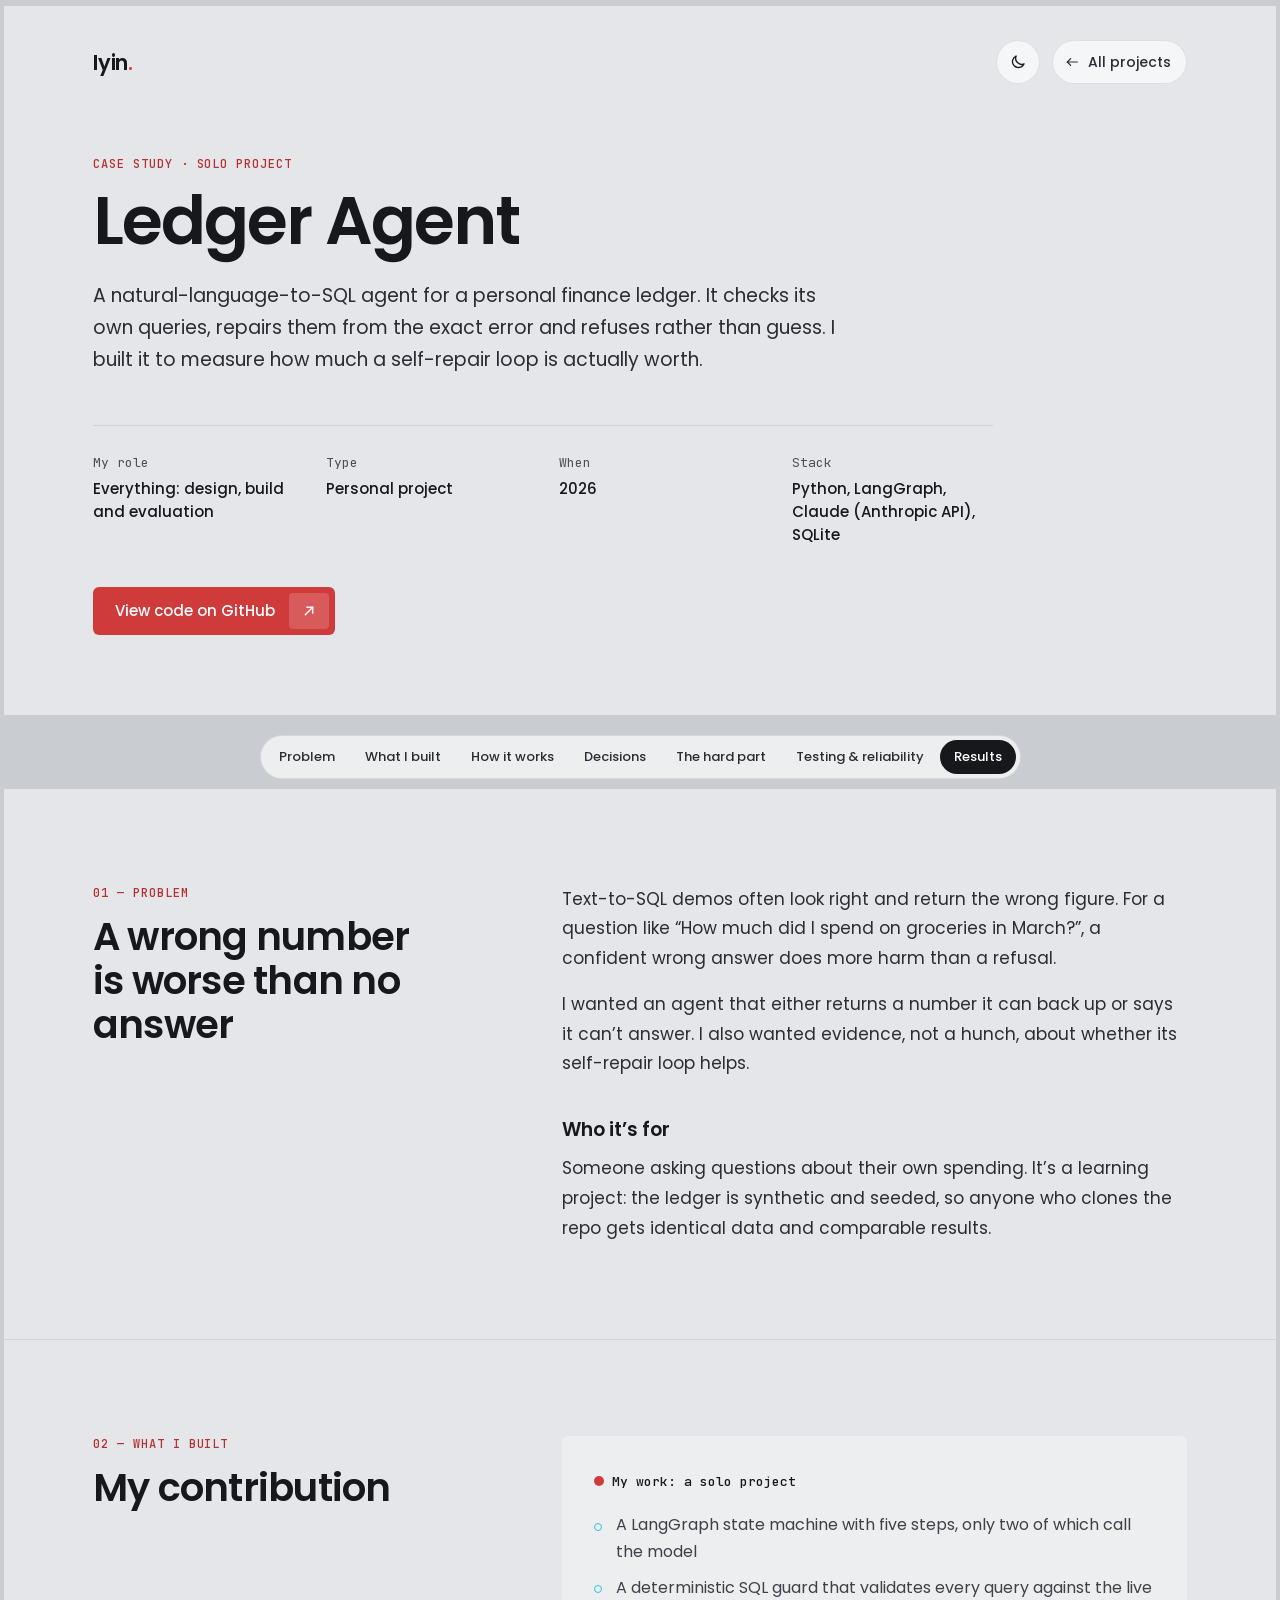
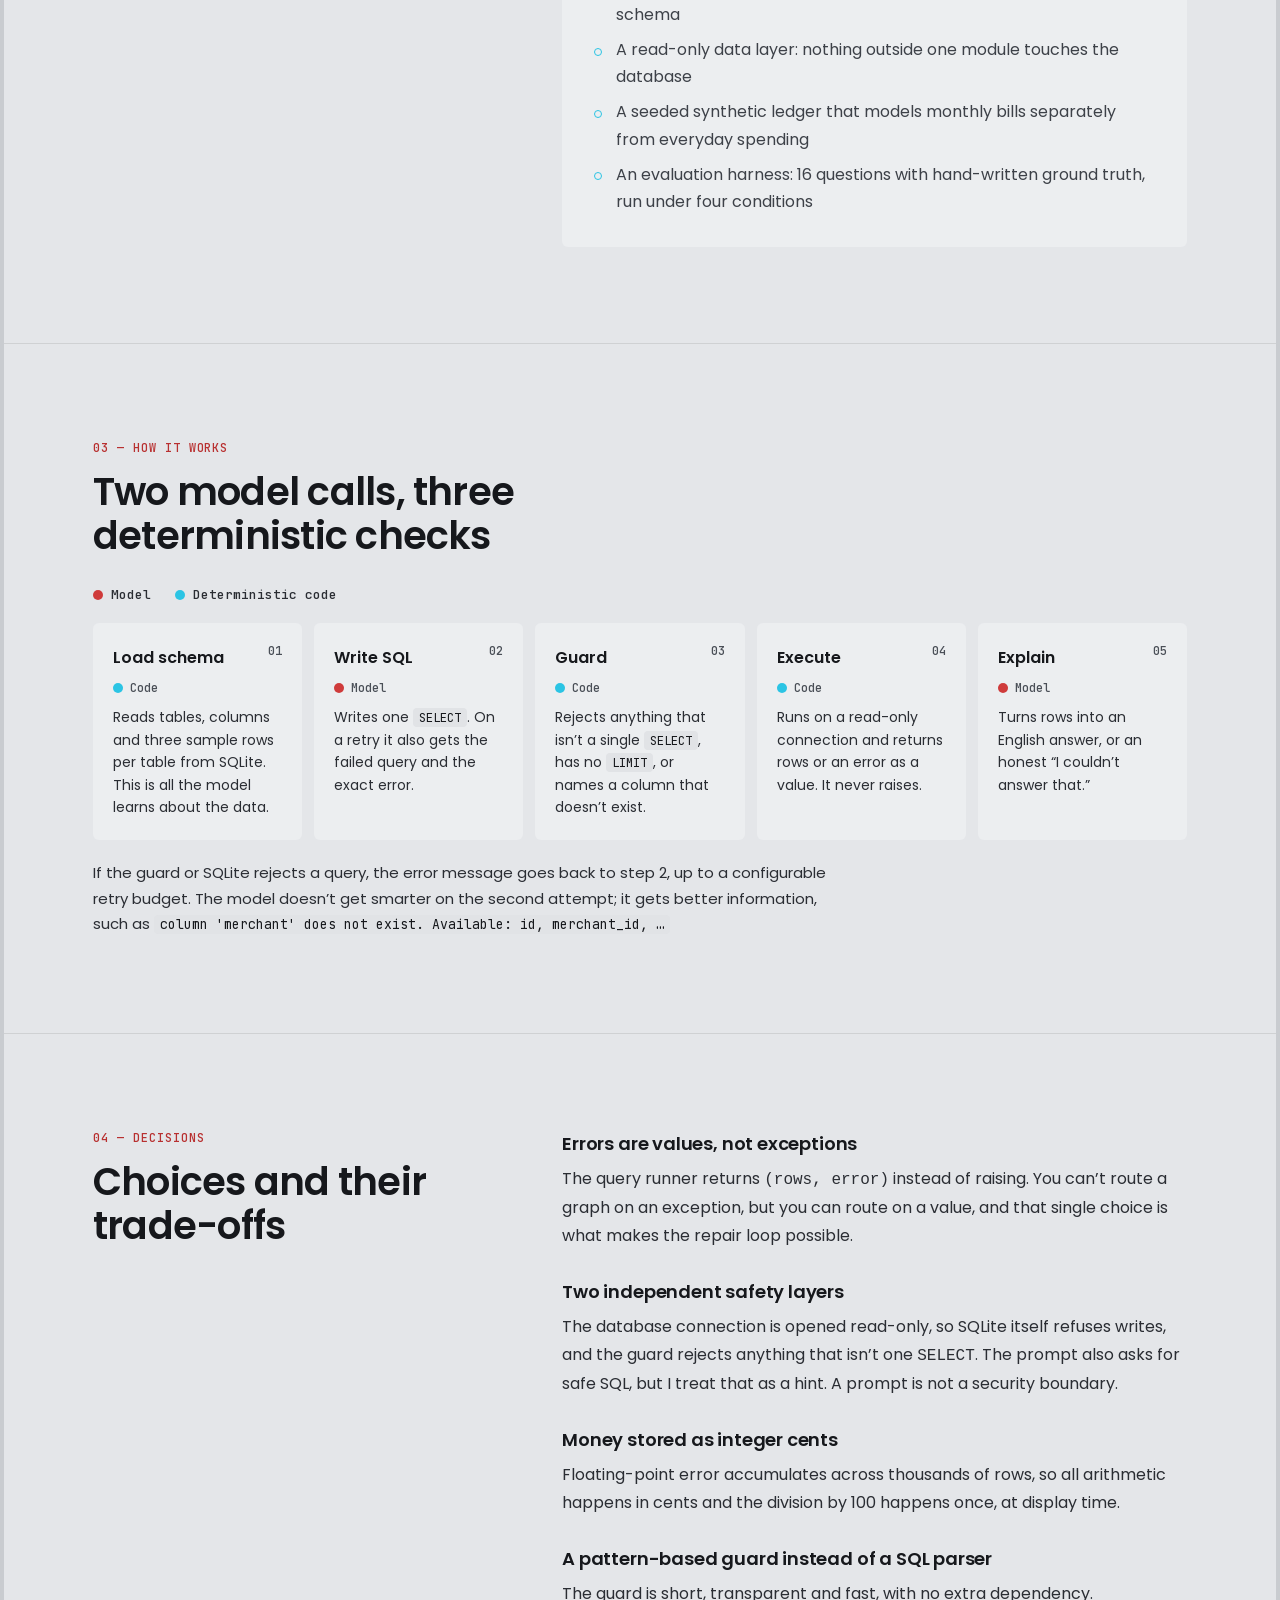
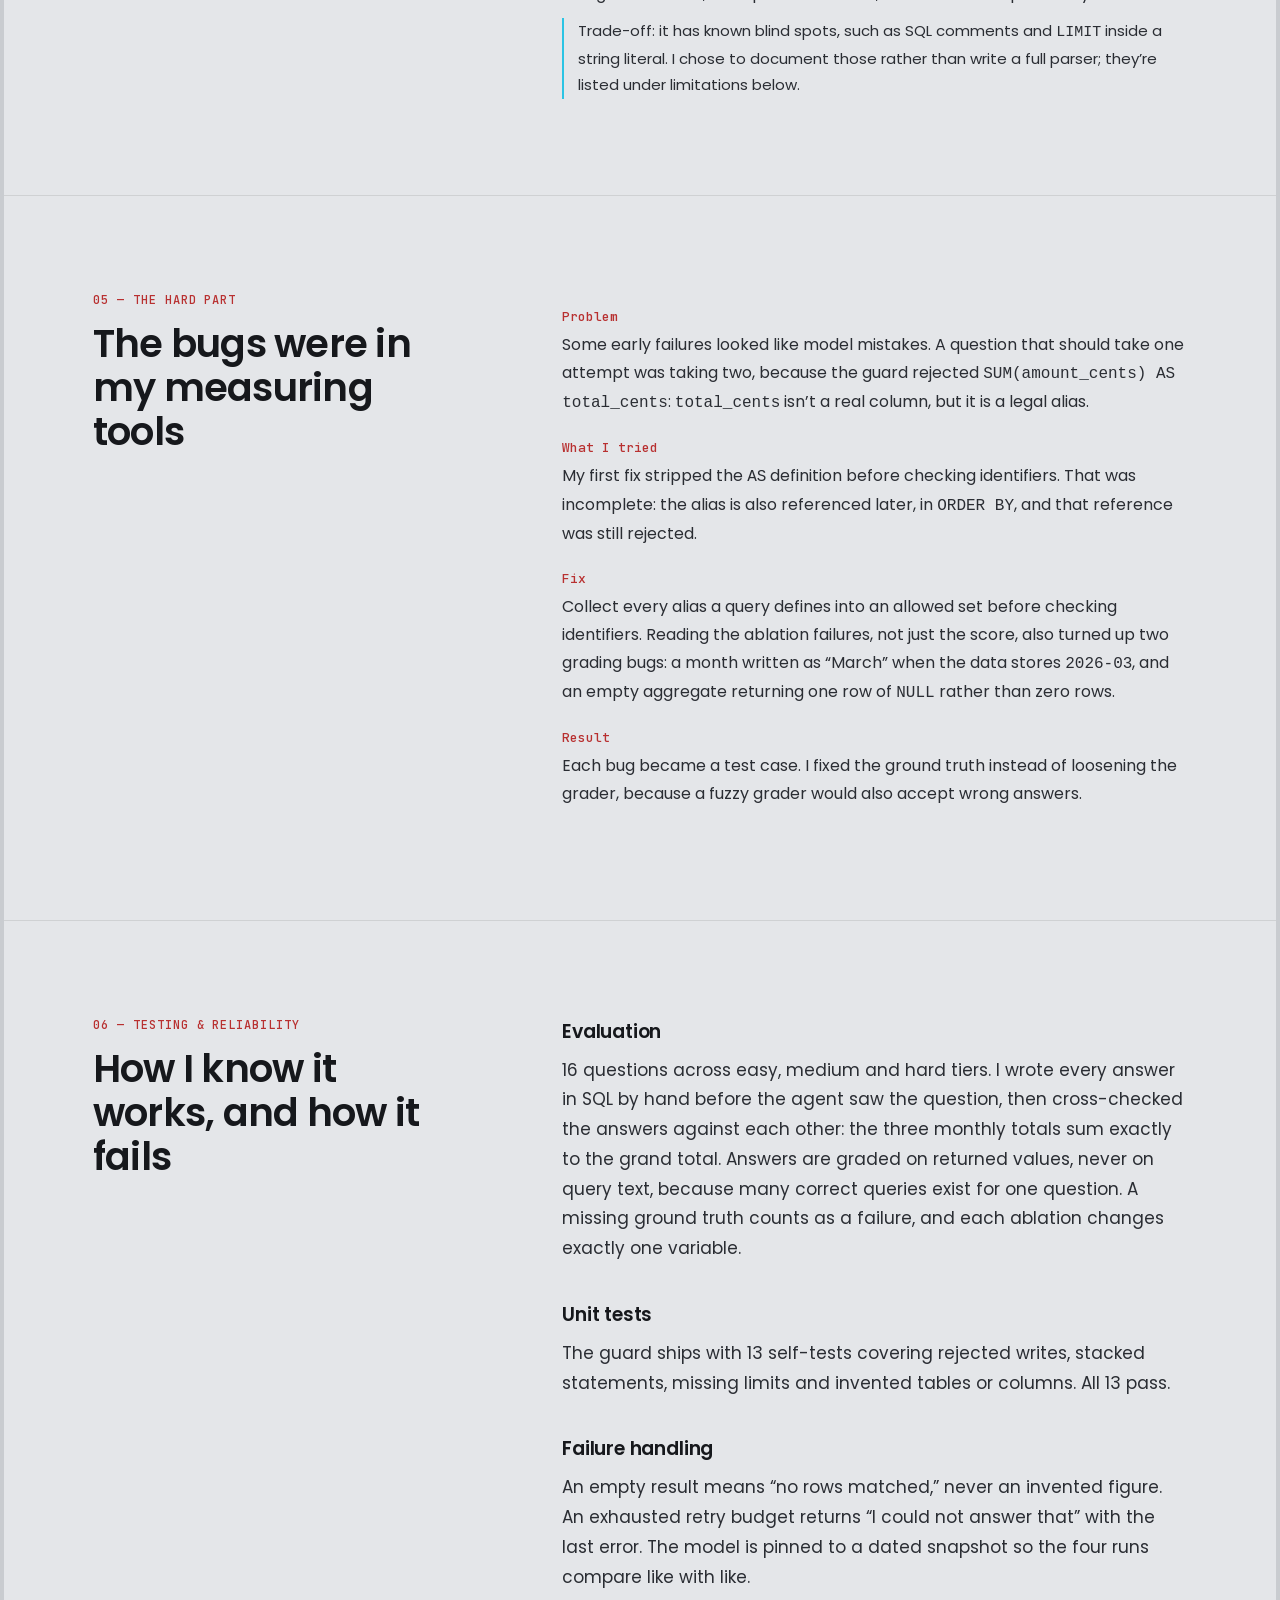
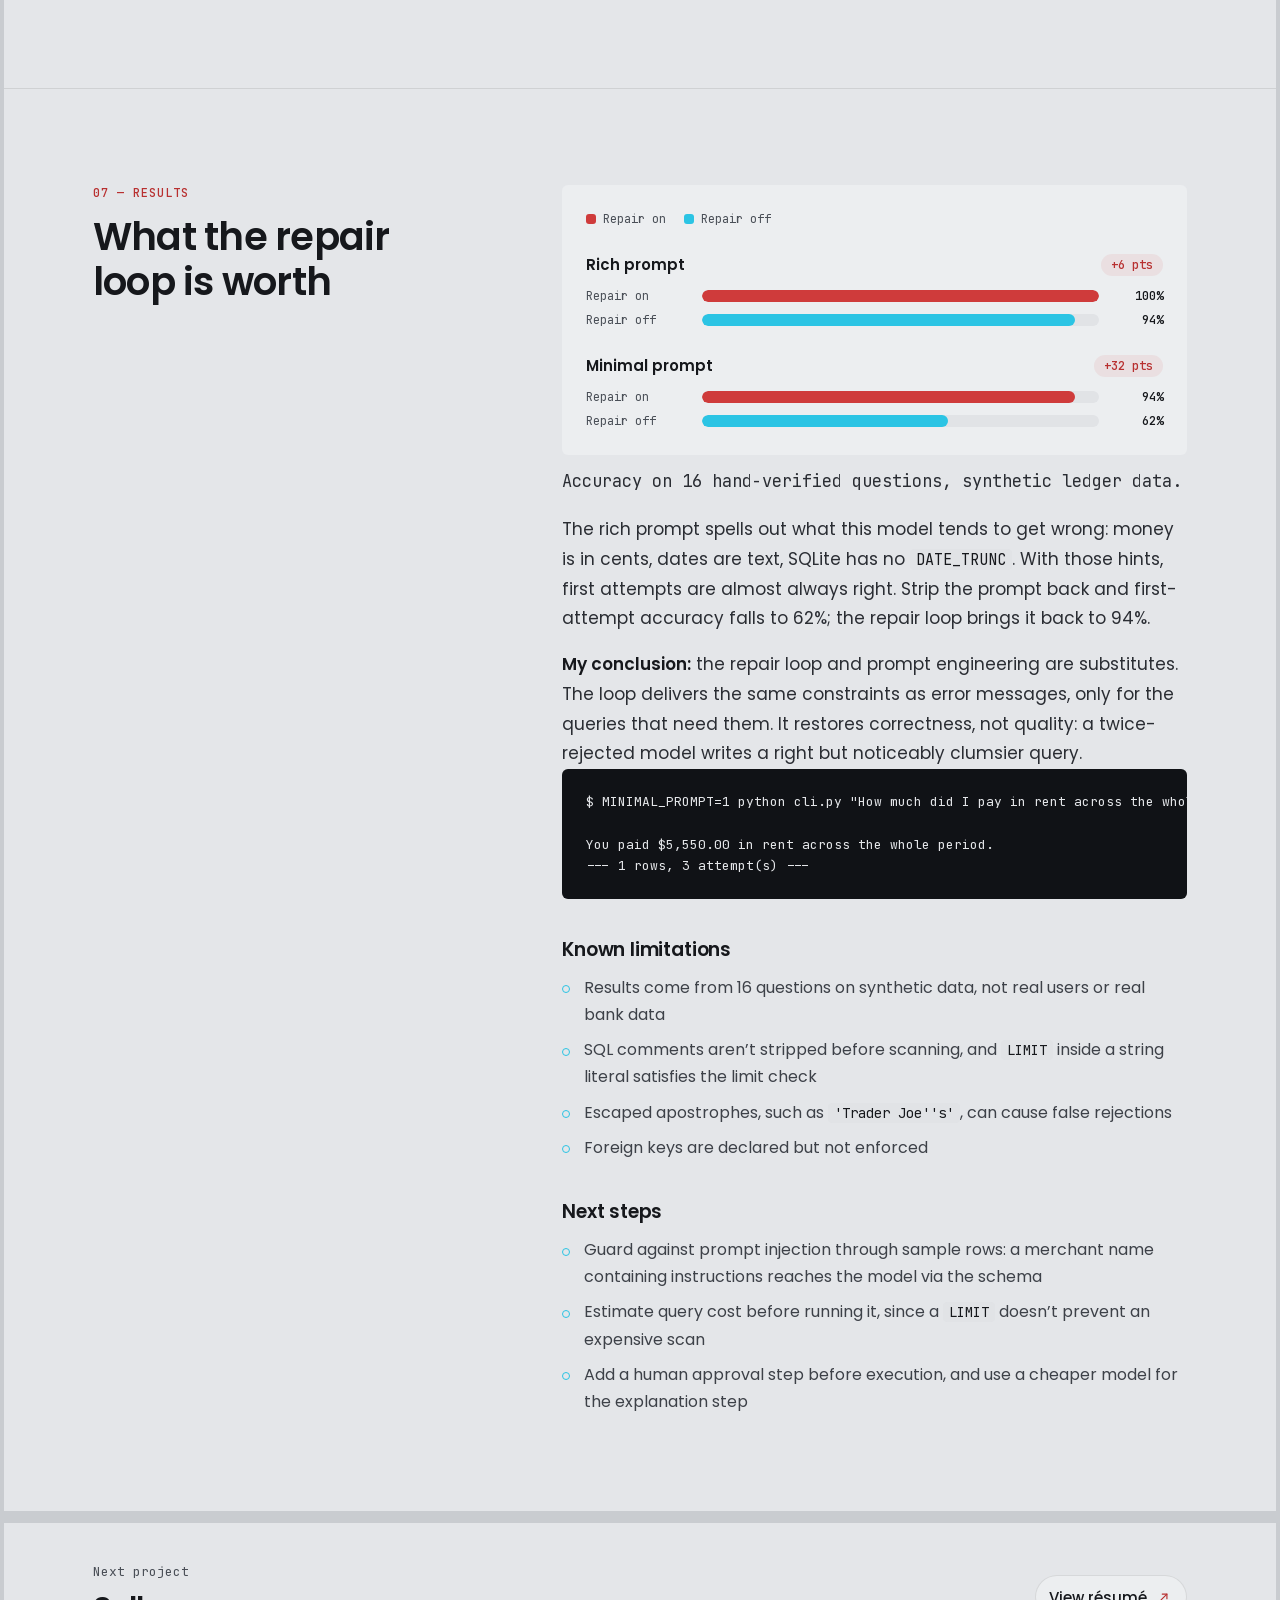
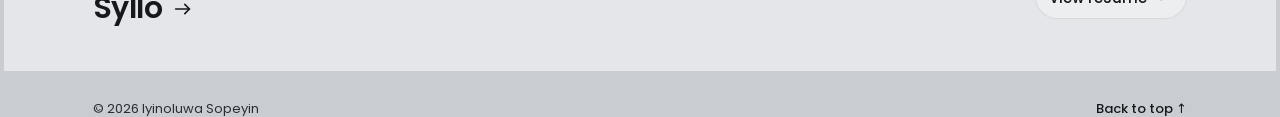
<file: projects/ledger-agent.html>
<!doctype html>
<html lang="en">
<head>
<meta charset="utf-8">
<meta name="viewport" content="width=device-width, initial-scale=1">
<title>Ledger Agent — Case study · Iyin Sopeyin</title>
<meta name="description" content="A self-correcting natural-language-to-SQL agent built with LangGraph, with a deterministic guard, a read-only database and a measured repair loop.">
<meta property="og:title" content="Ledger Agent — Case study · Iyin Sopeyin">
<meta property="og:description" content="A self-correcting natural-language-to-SQL agent built with LangGraph, with a deterministic guard, a read-only database and a measured repair loop.">
<meta property="og:image" content="https://iyinoluwas.github.io/Personal_portfolio/images/og-card.jpg">
<meta property="og:url" content="https://iyinoluwas.github.io/Personal_portfolio/projects/ledger-agent.html">
<meta property="og:type" content="website">
<meta name="twitter:card" content="summary_large_image">
<link rel="icon" href="data:image/svg+xml,%3Csvg xmlns='http://www.w3.org/2000/svg' viewBox='0 0 64 64'%3E%3Crect width='64' height='64' rx='14' fill='%2316181C'/%3E%3Ctext x='29' y='46' text-anchor='middle' font-family='Arial,sans-serif' font-weight='700' font-size='38' fill='%23fff'%3EI%3C/text%3E%3Ccircle cx='45' cy='42' r='5' fill='%23CF3B3B'/%3E%3C/svg%3E">
<link rel="preload" href="../fonts/poppins-400.woff2" as="font" type="font/woff2" crossorigin>
<link rel="preload" href="../fonts/poppins-600.woff2" as="font" type="font/woff2" crossorigin>
<script>try{var t=localStorage.getItem('theme');if(t)document.documentElement.dataset.theme=t}catch(e){}</script>
<link rel="stylesheet" href="../css/styles.css">
<script src="../js/main.js" defer></script>
</head>
<body>
<a class="skip" href="#main">Skip to content</a>
<div class="pf">

<header class="sheet case-top" id="top">
  <nav class="case-bar" aria-label="Primary">
    <a class="logo" href="../index.html">Iyin<span class="accent">.</span></a>
    <div class="spacer"></div>
    <button class="theme-toggle" type="button" aria-label="Dark theme" aria-pressed="false" hidden><svg class="i-moon" width="18" height="18" viewBox="0 0 24 24" fill="none" stroke="currentColor" stroke-width="1.8" stroke-linecap="round" stroke-linejoin="round" aria-hidden="true"><path d="M20 14.5A8 8 0 0 1 9.5 4a8 8 0 1 0 10.5 10.5z"></path></svg><svg class="i-sun" width="18" height="18" viewBox="0 0 24 24" fill="none" stroke="currentColor" stroke-width="1.8" stroke-linecap="round" stroke-linejoin="round" aria-hidden="true"><circle cx="12" cy="12" r="4"></circle><path d="M12 2v2M12 20v2M4.9 4.9l1.4 1.4M17.7 17.7l1.4 1.4M2 12h2M20 12h2M4.9 19.1l1.4-1.4M17.7 6.3l1.4-1.4"></path></svg></button>
    <a class="case-back" href="../index.html#projects"><svg width="16" height="16" viewBox="0 0 24 24" fill="none" stroke="currentColor" stroke-width="1.8" stroke-linecap="round" stroke-linejoin="round" aria-hidden="true"><path d="M20 12H5"></path><path d="M10 7l-5 5 5 5"></path></svg>All projects</a>
  </nav>

  <div class="case-hero">
    <p class="eyebrow">Case study · Solo project</p>
    <h1 class="case-title">Ledger Agent</h1>
    <p class="case-lead">A natural-language-to-SQL agent for a personal finance ledger. It checks its own queries, repairs them from the exact error and refuses rather than guess. I built it to measure how much a self-repair loop is actually worth.</p>
    <dl class="case-meta">
      <div><dt>My role</dt><dd>Everything: design, build and evaluation</dd></div>
      <div><dt>Type</dt><dd>Personal project</dd></div>
      <div><dt>When</dt><dd>2026</dd></div>
      <div><dt>Stack</dt><dd>Python, LangGraph, Claude (Anthropic API), SQLite</dd></div>
    </dl>
    <div class="case-actions">
      <a class="btn" href="https://github.com/IyinoluwaS/ledger-agent">View code on GitHub<span class="arr" aria-hidden="true"><svg width="18" height="18" viewBox="0 0 24 24" fill="none" stroke="currentColor" stroke-width="1.8" stroke-linecap="round" stroke-linejoin="round"><path d="M7 17L17 7"></path><path d="M9 7h8v8"></path></svg></span></a>
    </div>
  </div>
</header>

<nav class="case-toc" aria-label="On this page" hidden><div class="toc-inner"></div></nav>

<main class="sheet content" id="main">

  <section class="sec" id="problem" aria-labelledby="problem-h">
    <div class="sec-head">
      <p class="eyebrow">01 — Problem</p>
      <h2 class="sec-title" id="problem-h">A wrong number is worse than no answer</h2>
    </div>
    <div class="sec-body prose">
      <p>Text-to-SQL demos often look right and return the wrong figure. For a question like “How much did I spend on groceries in March?”, a confident wrong answer does more harm than a refusal.</p>
      <p>I wanted an agent that either returns a number it can back up or says it can’t answer. I also wanted evidence, not a hunch, about whether its self-repair loop helps.</p>
      <h3>Who it’s for</h3>
      <p>Someone asking questions about their own spending. It’s a learning project: the ledger is synthetic and seeded, so anyone who clones the repo gets identical data and comparable results.</p>
    </div>
  </section>

  <section class="sec" id="ownership" aria-labelledby="mine-h">
    <div class="sec-head">
      <p class="eyebrow">02 — What I built</p>
      <h2 class="sec-title" id="mine-h">My contribution</h2>
    </div>
    <div class="sec-body">
      <div class="owner">
        <p class="owner-tag">My work: a solo project</p>
        <ul class="xp">
          <li>A LangGraph state machine with five steps, only two of which call the model</li>
          <li>A deterministic SQL guard that validates every query against the live schema</li>
          <li>A read-only data layer: nothing outside one module touches the database</li>
          <li>A seeded synthetic ledger that models monthly bills separately from everyday spending</li>
          <li>An evaluation harness: 16 questions with hand-written ground truth, run under four conditions</li>
        </ul>
      </div>
    </div>
  </section>

  <section class="sec" id="how-it-works" aria-labelledby="how-h">
    <div class="sec-head">
      <p class="eyebrow">03 — How it works</p>
      <h2 class="sec-title" id="how-h">Two model calls, three deterministic checks</h2>
    </div>
    <div class="sec-wide">
      <p class="legend"><span class="k-model">Model</span><span class="k-code">Deterministic code</span></p>
      <ol class="flow">
        <li><span class="flow-name">Load schema</span><span class="flow-kind k-code">Code</span><span class="flow-text">Reads tables, columns and three sample rows per table from SQLite. This is all the model learns about the data.</span></li>
        <li><span class="flow-name">Write SQL</span><span class="flow-kind k-model">Model</span><span class="flow-text">Writes one <code>SELECT</code>. On a retry it also gets the failed query and the exact error.</span></li>
        <li><span class="flow-name">Guard</span><span class="flow-kind k-code">Code</span><span class="flow-text">Rejects anything that isn’t a single <code>SELECT</code>, has no <code>LIMIT</code>, or names a column that doesn’t exist.</span></li>
        <li><span class="flow-name">Execute</span><span class="flow-kind k-code">Code</span><span class="flow-text">Runs on a read-only connection and returns rows or an error as a value. It never raises.</span></li>
        <li><span class="flow-name">Explain</span><span class="flow-kind k-model">Model</span><span class="flow-text">Turns rows into an English answer, or an honest “I couldn’t answer that.”</span></li>
      </ol>
      <p class="flow-note">If the guard or SQLite rejects a query, the error message goes back to step 2, up to a configurable retry budget. The model doesn’t get smarter on the second attempt; it gets better information, such as <code>column 'merchant' does not exist. Available: id, merchant_id, …</code></p>
    </div>
  </section>

  <section class="sec" id="decisions" aria-labelledby="decisions-h">
    <div class="sec-head">
      <p class="eyebrow">04 — Decisions</p>
      <h2 class="sec-title" id="decisions-h">Choices and their trade-offs</h2>
    </div>
    <div class="sec-body decisions">
      <div class="decision">
        <h3>Errors are values, not exceptions</h3>
        <p>The query runner returns <code>(rows, error)</code> instead of raising. You can’t route a graph on an exception, but you can route on a value, and that single choice is what makes the repair loop possible.</p>
      </div>
      <div class="decision">
        <h3>Two independent safety layers</h3>
        <p>The database connection is opened read-only, so SQLite itself refuses writes, and the guard rejects anything that isn’t one <code>SELECT</code>. The prompt also asks for safe SQL, but I treat that as a hint. A prompt is not a security boundary.</p>
      </div>
      <div class="decision">
        <h3>Money stored as integer cents</h3>
        <p>Floating-point error accumulates across thousands of rows, so all arithmetic happens in cents and the division by 100 happens once, at display time.</p>
      </div>
      <div class="decision">
        <h3>A pattern-based guard instead of a SQL parser</h3>
        <p>The guard is short, transparent and fast, with no extra dependency.</p>
        <p class="trade">Trade-off: it has known blind spots, such as SQL comments and <code>LIMIT</code> inside a string literal. I chose to document those rather than write a full parser; they’re listed under limitations below.</p>
      </div>
    </div>
  </section>

  <section class="sec" id="challenge" aria-labelledby="hard-h">
    <div class="sec-head">
      <p class="eyebrow">05 — The hard part</p>
      <h2 class="sec-title" id="hard-h">The bugs were in my measuring tools</h2>
    </div>
    <div class="sec-body">
      <dl class="pfr">
        <div><dt>Problem</dt><dd>Some early failures looked like model mistakes. A question that should take one attempt was taking two, because the guard rejected <code>SUM(amount_cents) AS total_cents</code>: <code>total_cents</code> isn’t a real column, but it is a legal alias.</dd></div>
        <div><dt>What I tried</dt><dd>My first fix stripped the <code>AS</code> definition before checking identifiers. That was incomplete: the alias is also referenced later, in <code>ORDER BY</code>, and that reference was still rejected.</dd></div>
        <div><dt>Fix</dt><dd>Collect every alias a query defines into an allowed set before checking identifiers. Reading the ablation failures, not just the score, also turned up two grading bugs: a month written as “March” when the data stores <code>2026-03</code>, and an empty aggregate returning one row of <code>NULL</code> rather than zero rows.</dd></div>
        <div><dt>Result</dt><dd>Each bug became a test case. I fixed the ground truth instead of loosening the grader, because a fuzzy grader would also accept wrong answers.</dd></div>
      </dl>
    </div>
  </section>

  <section class="sec" id="testing" aria-labelledby="testing-h">
    <div class="sec-head">
      <p class="eyebrow">06 — Testing &amp; reliability</p>
      <h2 class="sec-title" id="testing-h">How I know it works, and how it fails</h2>
    </div>
    <div class="sec-body prose">
      <h3>Evaluation</h3>
      <p>16 questions across easy, medium and hard tiers. I wrote every answer in SQL by hand before the agent saw the question, then cross-checked the answers against each other: the three monthly totals sum exactly to the grand total. Answers are graded on returned values, never on query text, because many correct queries exist for one question. A missing ground truth counts as a failure, and each ablation changes exactly one variable.</p>
      <h3>Unit tests</h3>
      <p>The guard ships with 13 self-tests covering rejected writes, stacked statements, missing limits and invented tables or columns. All 13 pass.</p>
      <h3>Failure handling</h3>
      <p>An empty result means “no rows matched,” never an invented figure. An exhausted retry budget returns “I could not answer that” with the last error. The model is pinned to a dated snapshot so the four runs compare like with like.</p>
    </div>
  </section>

  <section class="sec" id="results" aria-labelledby="results-h">
    <div class="sec-head">
      <p class="eyebrow">07 — Results</p>
      <h2 class="sec-title" id="results-h">What the repair loop is worth</h2>
    </div>
    <div class="sec-body prose">
      <div class="bars" aria-hidden="true">
        <div class="bar-legend"><span>Repair on</span><span class="off">Repair off</span></div>
        <div class="bar-group">
          <div class="bar-head">Rich prompt <span class="delta">+6 pts</span></div>
          <div class="bar-row"><span>Repair on</span><div class="bar-track"><div class="bar-fill" style="--v:100%"></div></div><b>100%</b></div>
          <div class="bar-row"><span>Repair off</span><div class="bar-track"><div class="bar-fill off" style="--v:94%"></div></div><b>94%</b></div>
        </div>
        <div class="bar-group">
          <div class="bar-head">Minimal prompt <span class="delta">+32 pts</span></div>
          <div class="bar-row"><span>Repair on</span><div class="bar-track"><div class="bar-fill" style="--v:94%"></div></div><b>94%</b></div>
          <div class="bar-row"><span>Repair off</span><div class="bar-track"><div class="bar-fill off" style="--v:62%"></div></div><b>62%</b></div>
        </div>
      </div>
      <p class="note">Accuracy on 16 hand-verified questions, synthetic ledger data.</p>
      <div class="table-wrap sr-only">
        <table class="results">
          <caption class="note">Accuracy on 16 hand-verified questions, synthetic ledger data.</caption>
          <thead><tr><th scope="col">Prompt</th><th scope="col">Repair on</th><th scope="col">Repair off</th><th scope="col">Loop adds</th></tr></thead>
          <tbody>
            <tr><td>Rich prompt</td><td>100%</td><td>94%</td><td>+6 points</td></tr>
            <tr><td>Minimal prompt</td><td>94%</td><td>62%</td><td>+32 points</td></tr>
          </tbody>
        </table>
      </div>
      <p>The rich prompt spells out what this model tends to get wrong: money is in cents, dates are text, SQLite has no <code>DATE_TRUNC</code>. With those hints, first attempts are almost always right. Strip the prompt back and first-attempt accuracy falls to 62%; the repair loop brings it back to 94%.</p>
      <p><strong>My conclusion:</strong> the repair loop and prompt engineering are substitutes. The loop delivers the same constraints as error messages, only for the queries that need them. It restores correctness, not quality: a twice-rejected model writes a right but noticeably clumsier query.</p>
      <pre class="code" aria-label="Example terminal session showing two rejected attempts and a correct answer">$ MINIMAL_PROMPT=1 python cli.py "How much did I pay in rent across the whole period?"

You paid $5,550.00 in rent across the whole period.
--- 1 rows, 3 attempt(s) ---</pre>
      <h3>Known limitations</h3>
      <ul class="xp">
        <li>Results come from 16 questions on synthetic data, not real users or real bank data</li>
        <li>SQL comments aren’t stripped before scanning, and <code>LIMIT</code> inside a string literal satisfies the limit check</li>
        <li>Escaped apostrophes, such as <code>'Trader Joe''s'</code>, can cause false rejections</li>
        <li>Foreign keys are declared but not enforced</li>
      </ul>
      <h3>Next steps</h3>
      <ul class="xp">
        <li>Guard against prompt injection through sample rows: a merchant name containing instructions reaches the model via the schema</li>
        <li>Estimate query cost before running it, since a <code>LIMIT</code> doesn’t prevent an expensive scan</li>
        <li>Add a human approval step before execution, and use a cheaper model for the explanation step</li>
      </ul>
    </div>
  </section>
</main>

<nav class="case-next" aria-label="More projects">
  <div>
    <p>Next project</p>
    <a class="case-next-link" href="syllo.html">Syllo<svg width="22" height="22" viewBox="0 0 24 24" fill="none" stroke="currentColor" stroke-width="1.8" stroke-linecap="round" stroke-linejoin="round" aria-hidden="true"><path d="M4 12h15"></path><path d="M14 7l5 5-5 5"></path></svg></a>
  </div>
  <a class="social" href="../files/Iyinoluwa-Sopeyin-Resume.pdf" target="_blank" rel="noopener">View résumé<svg class="ext" width="14" height="14" viewBox="0 0 24 24" fill="none" stroke="currentColor" stroke-width="2" stroke-linecap="round" stroke-linejoin="round" aria-hidden="true"><path d="M7 17L17 7"></path><path d="M9 7h8v8"></path></svg></a>
</nav>

<footer class="site-footer">
  <p>© 2026 Iyinoluwa Sopeyin</p>
  <a href="#top">Back to top ↑</a>
</footer>

</div>
</body>
</html>
</file>
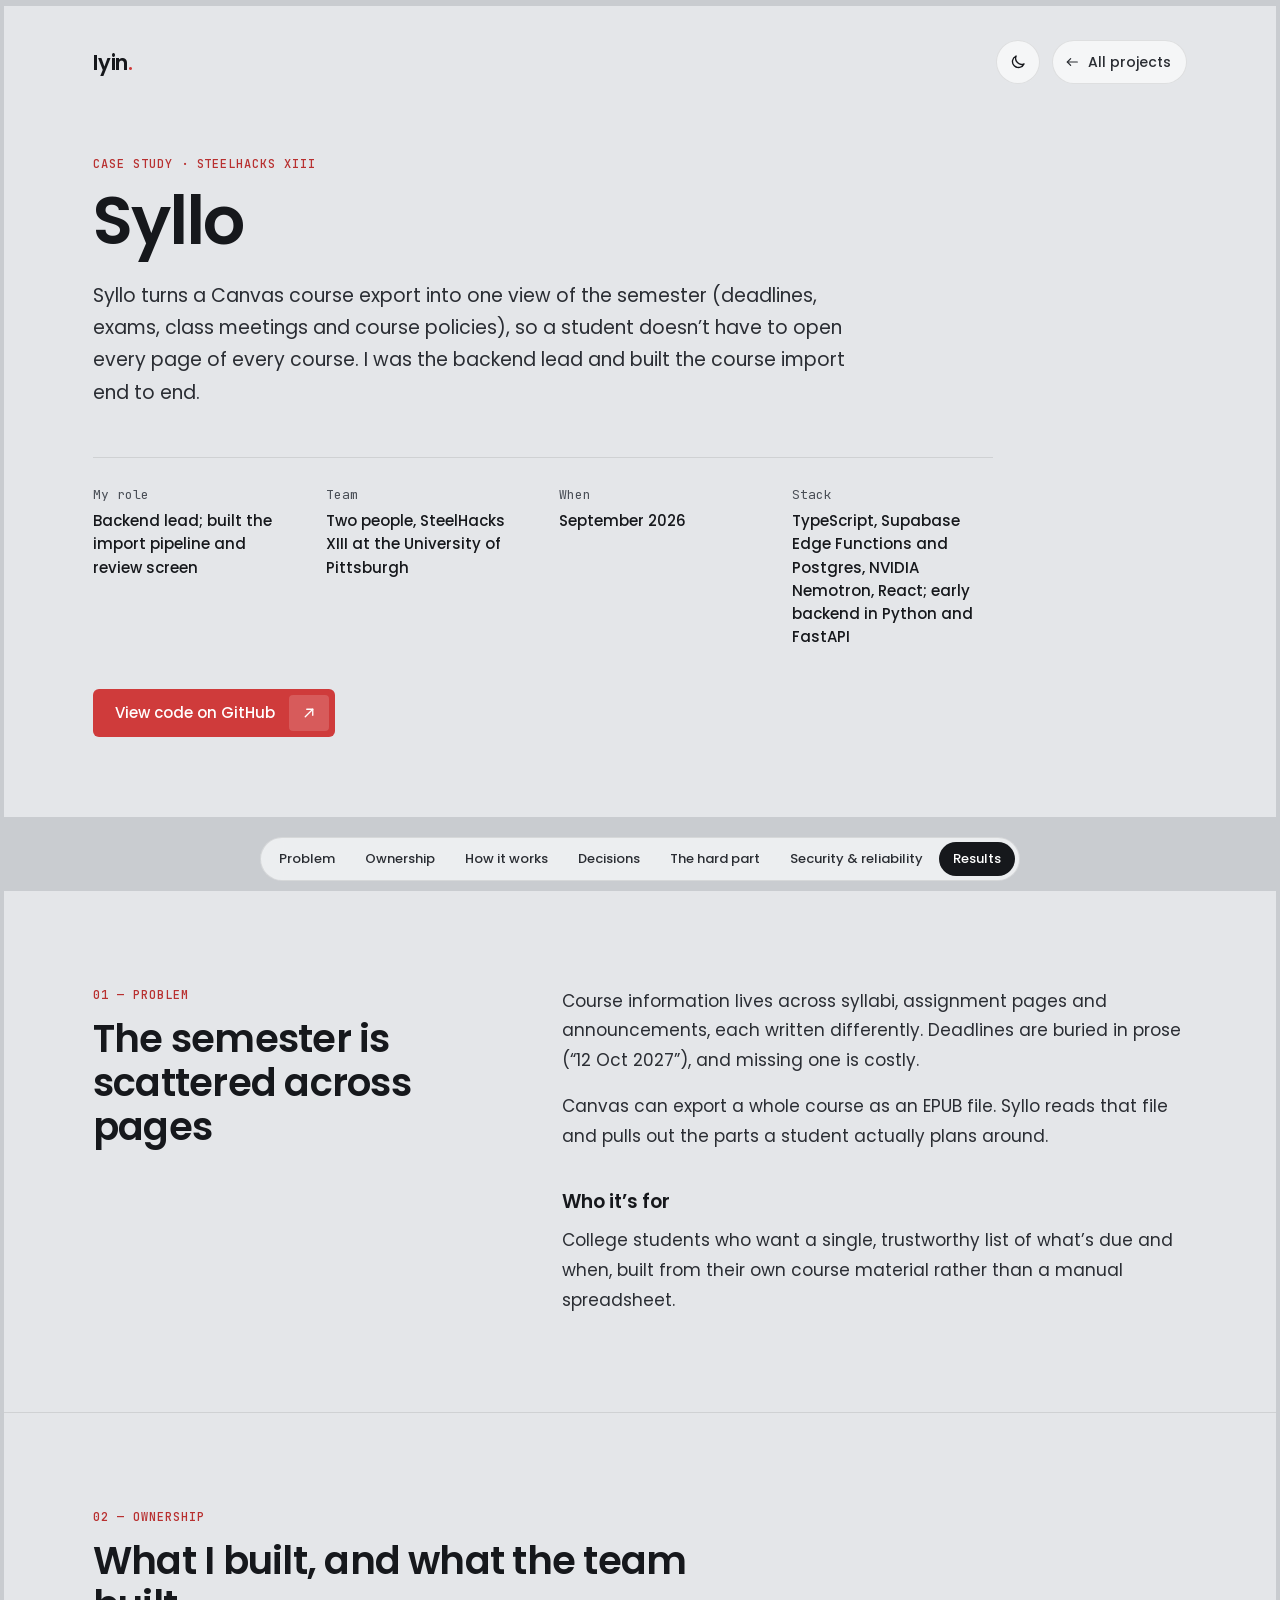
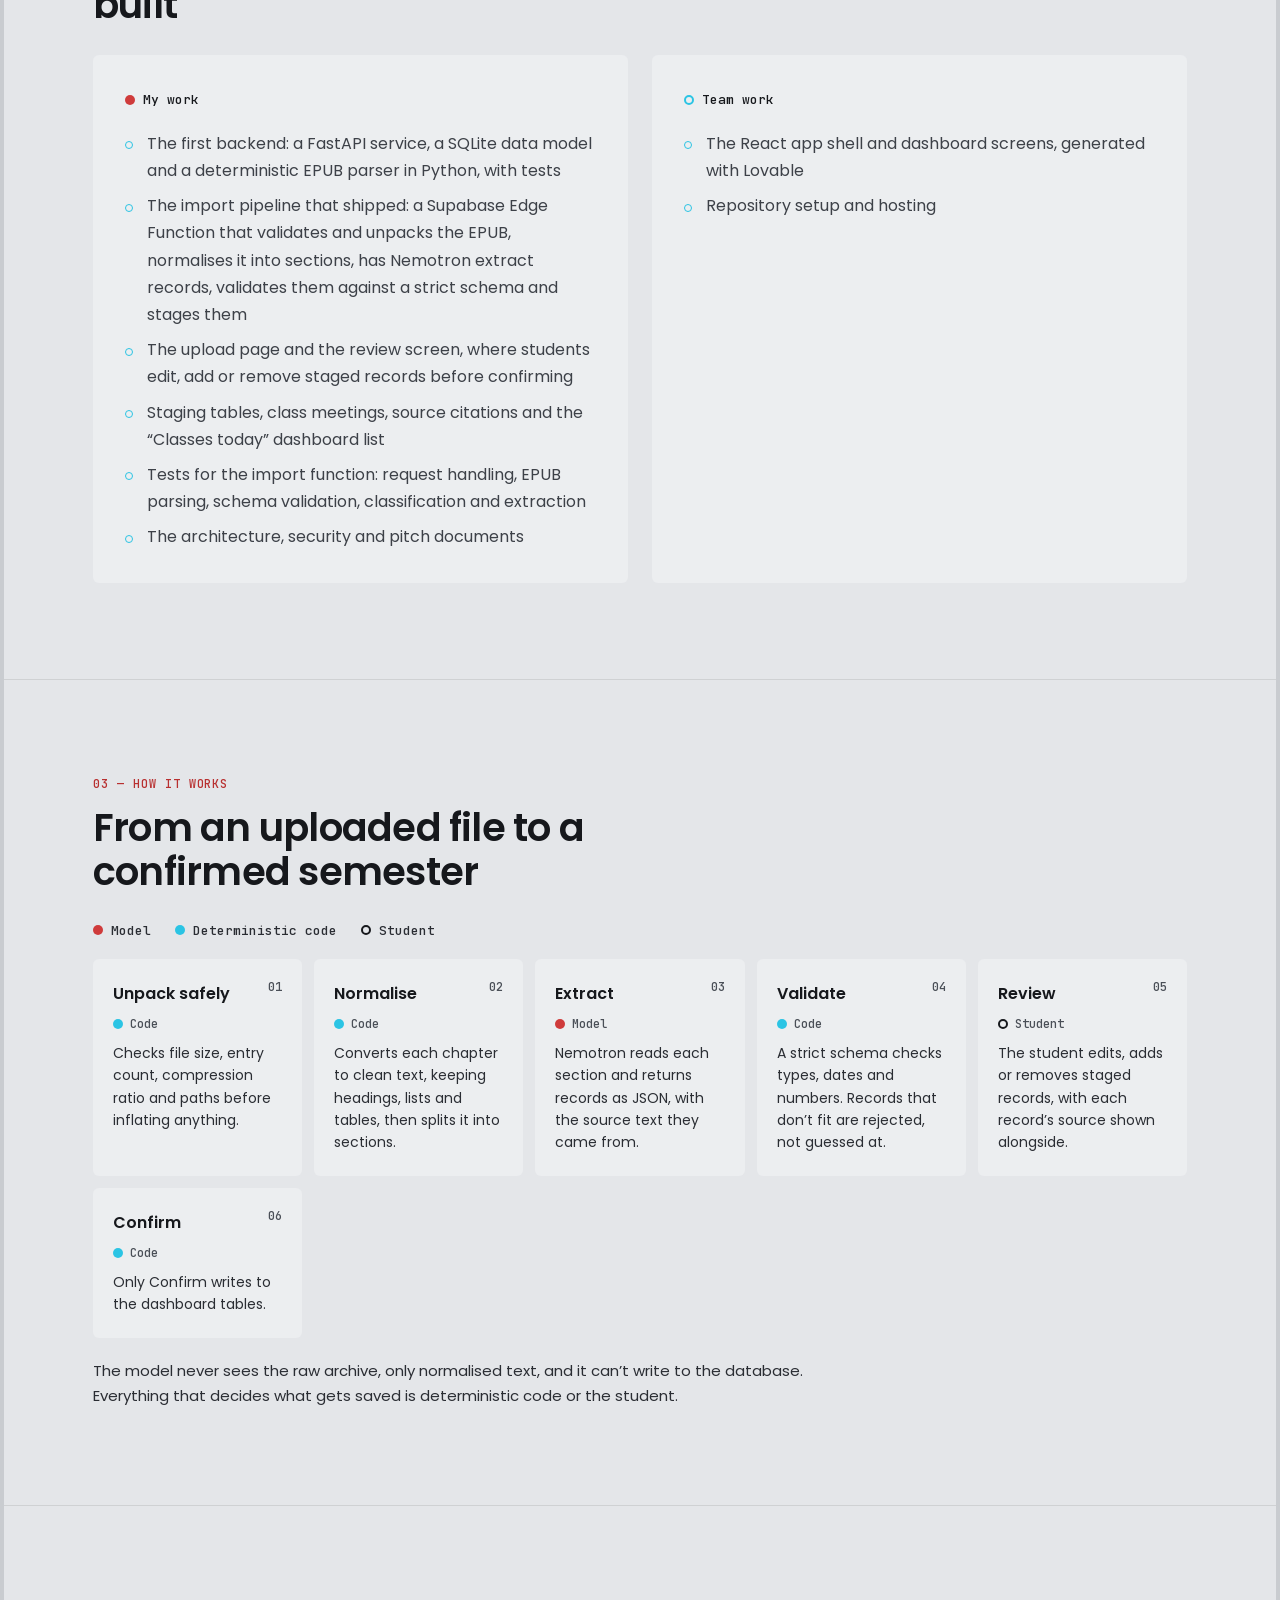
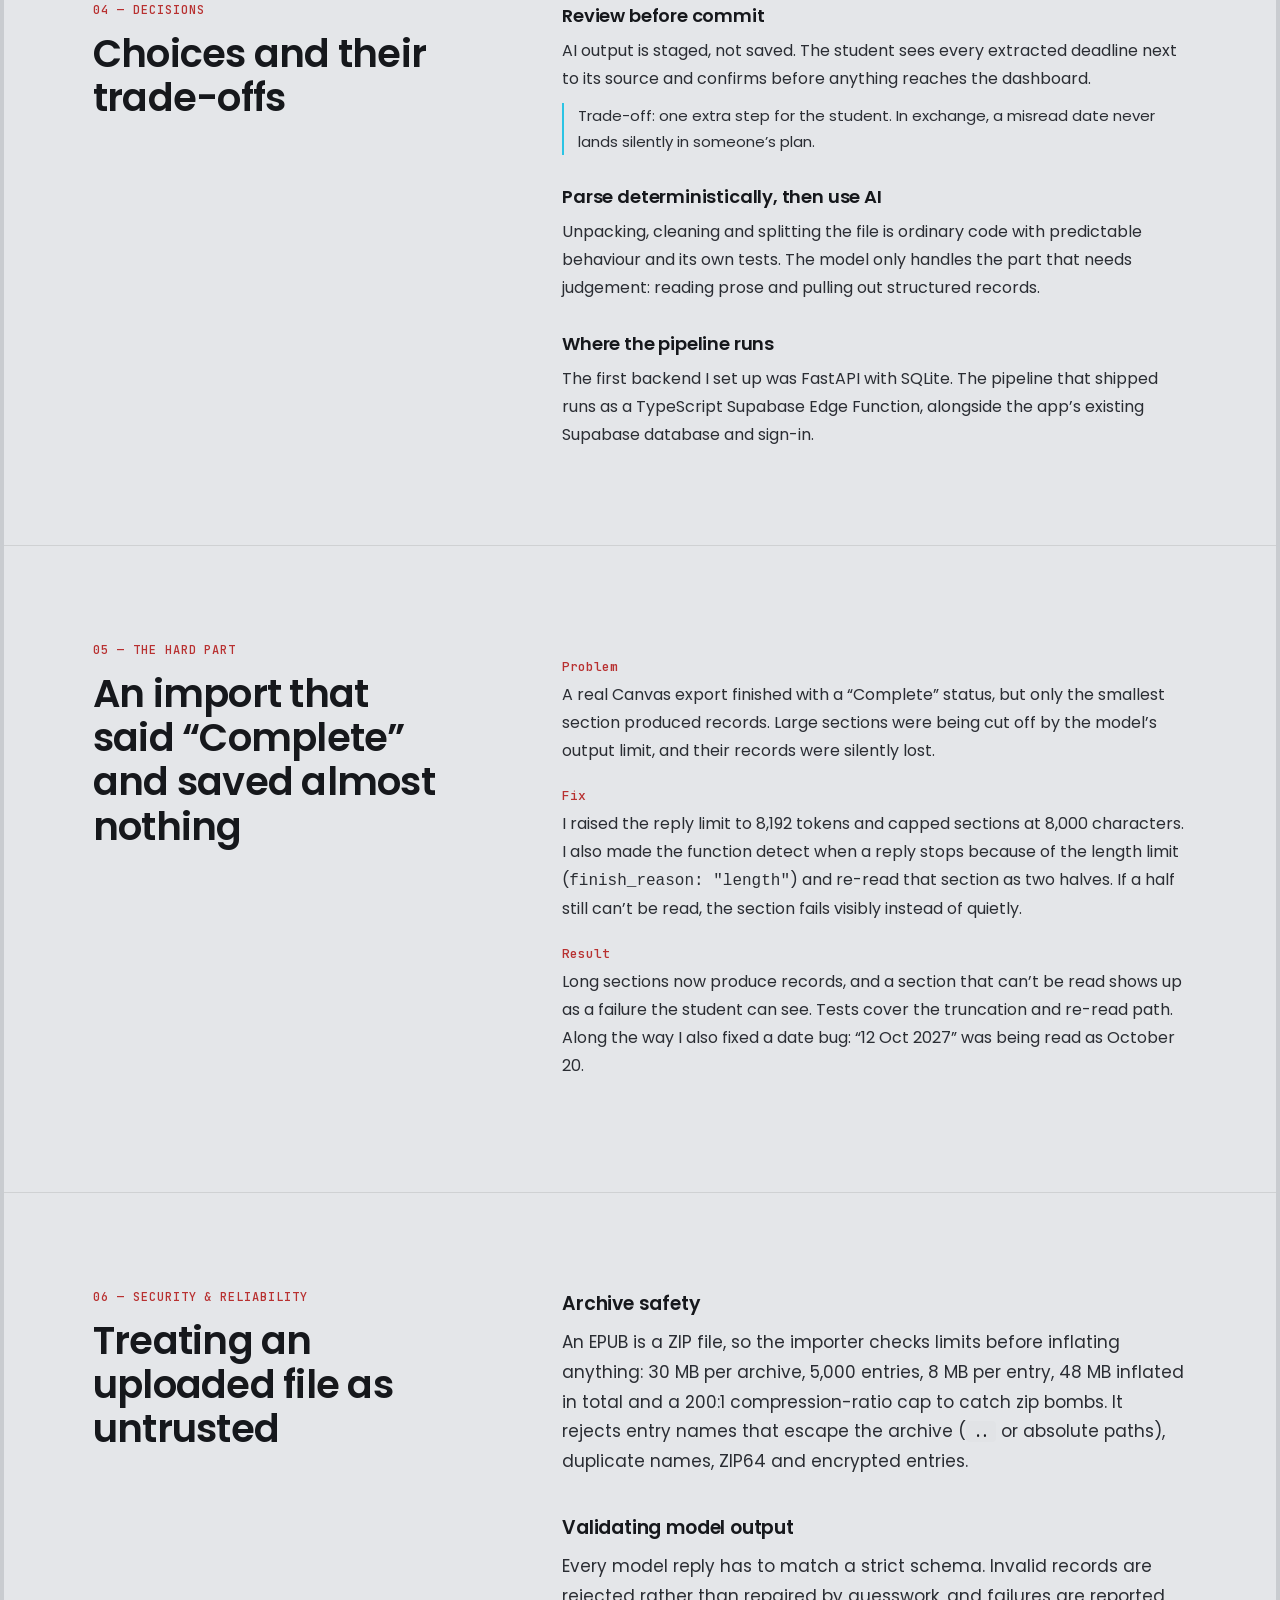
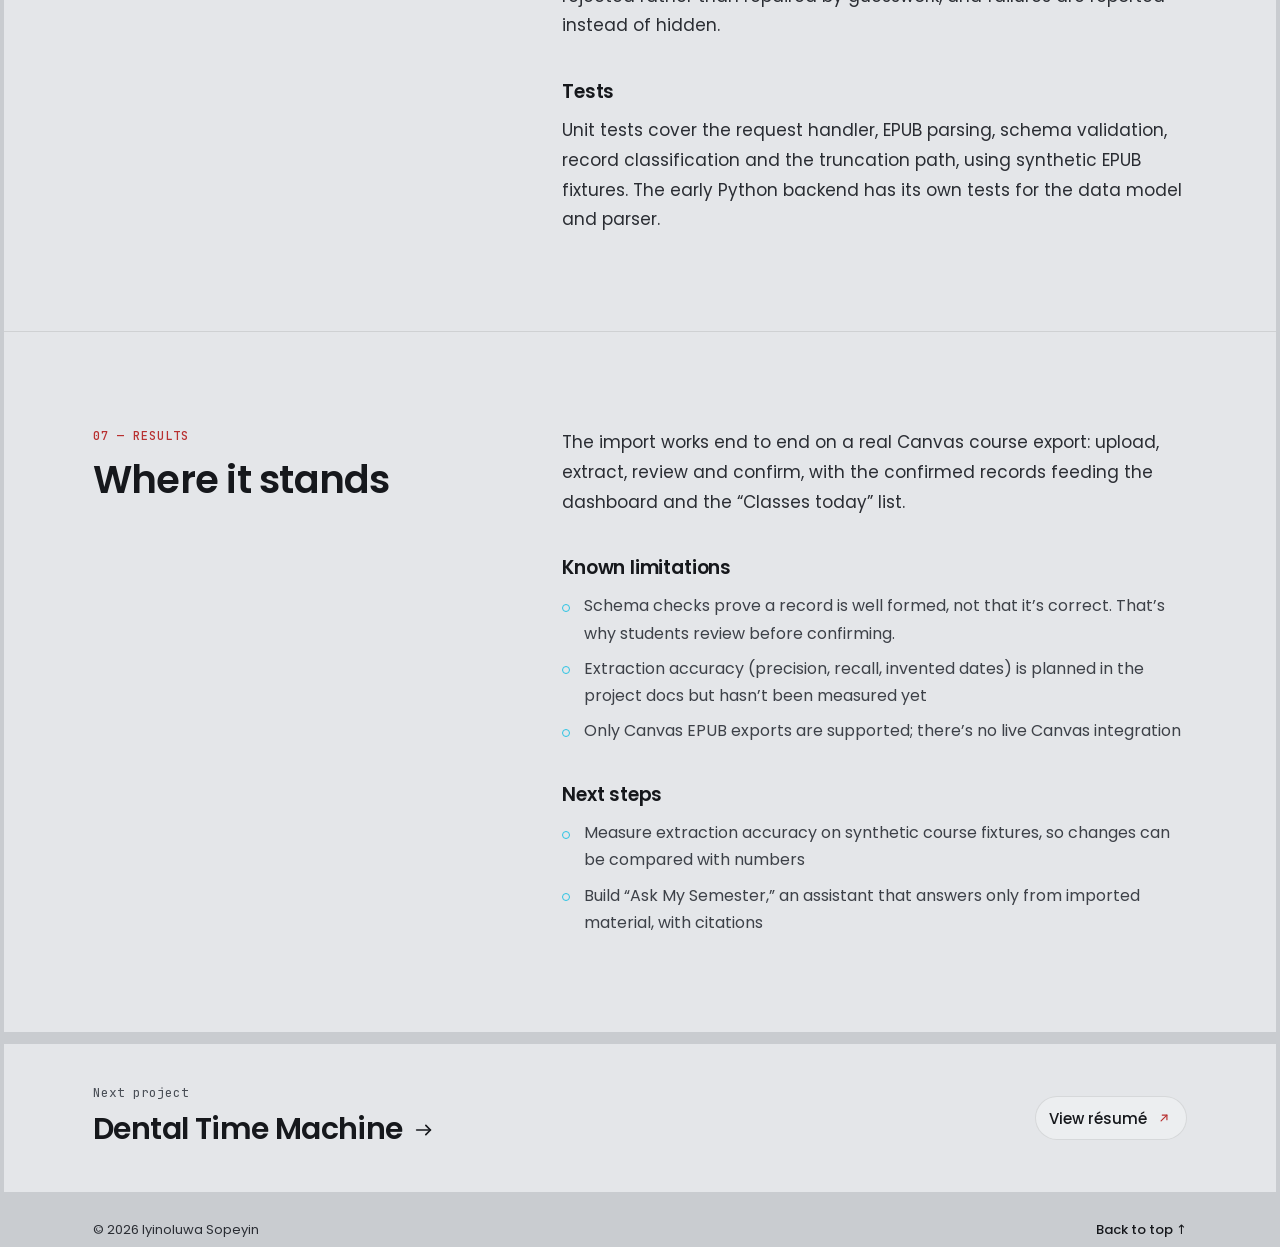
<file: projects/syllo.html>
<!doctype html>
<html lang="en">
<head>
<meta charset="utf-8">
<meta name="viewport" content="width=device-width, initial-scale=1">
<title>Syllo — Case study · Iyin Sopeyin</title>
<meta name="description" content="Syllo turns Canvas course exports into a semester dashboard. Case study of the review-before-commit import pipeline I built at SteelHacks XIII.">
<meta property="og:title" content="Syllo — Case study · Iyin Sopeyin">
<meta property="og:description" content="Syllo turns Canvas course exports into a semester dashboard. Case study of the review-before-commit import pipeline I built at SteelHacks XIII.">
<meta property="og:image" content="https://iyinoluwas.github.io/Personal_portfolio/images/og-card.jpg">
<meta property="og:url" content="https://iyinoluwas.github.io/Personal_portfolio/projects/syllo.html">
<meta property="og:type" content="website">
<meta name="twitter:card" content="summary_large_image">
<link rel="icon" href="data:image/svg+xml,%3Csvg xmlns='http://www.w3.org/2000/svg' viewBox='0 0 64 64'%3E%3Crect width='64' height='64' rx='14' fill='%2316181C'/%3E%3Ctext x='29' y='46' text-anchor='middle' font-family='Arial,sans-serif' font-weight='700' font-size='38' fill='%23fff'%3EI%3C/text%3E%3Ccircle cx='45' cy='42' r='5' fill='%23CF3B3B'/%3E%3C/svg%3E">
<link rel="preload" href="../fonts/poppins-400.woff2" as="font" type="font/woff2" crossorigin>
<link rel="preload" href="../fonts/poppins-600.woff2" as="font" type="font/woff2" crossorigin>
<script>try{var t=localStorage.getItem('theme');if(t)document.documentElement.dataset.theme=t}catch(e){}</script>
<link rel="stylesheet" href="../css/styles.css">
<script src="../js/main.js" defer></script>
</head>
<body>
<a class="skip" href="#main">Skip to content</a>
<div class="pf">

<header class="sheet case-top" id="top">
  <nav class="case-bar" aria-label="Primary">
    <a class="logo" href="../index.html">Iyin<span class="accent">.</span></a>
    <div class="spacer"></div>
    <button class="theme-toggle" type="button" aria-label="Dark theme" aria-pressed="false" hidden><svg class="i-moon" width="18" height="18" viewBox="0 0 24 24" fill="none" stroke="currentColor" stroke-width="1.8" stroke-linecap="round" stroke-linejoin="round" aria-hidden="true"><path d="M20 14.5A8 8 0 0 1 9.5 4a8 8 0 1 0 10.5 10.5z"></path></svg><svg class="i-sun" width="18" height="18" viewBox="0 0 24 24" fill="none" stroke="currentColor" stroke-width="1.8" stroke-linecap="round" stroke-linejoin="round" aria-hidden="true"><circle cx="12" cy="12" r="4"></circle><path d="M12 2v2M12 20v2M4.9 4.9l1.4 1.4M17.7 17.7l1.4 1.4M2 12h2M20 12h2M4.9 19.1l1.4-1.4M17.7 6.3l1.4-1.4"></path></svg></button>
    <a class="case-back" href="../index.html#projects"><svg width="16" height="16" viewBox="0 0 24 24" fill="none" stroke="currentColor" stroke-width="1.8" stroke-linecap="round" stroke-linejoin="round" aria-hidden="true"><path d="M20 12H5"></path><path d="M10 7l-5 5 5 5"></path></svg>All projects</a>
  </nav>

  <div class="case-hero">
    <p class="eyebrow">Case study · SteelHacks XIII</p>
    <h1 class="case-title">Syllo</h1>
    <p class="case-lead">Syllo turns a Canvas course export into one view of the semester (deadlines, exams, class meetings and course policies), so a student doesn’t have to open every page of every course. I was the backend lead and built the course import end to end.</p>
    <dl class="case-meta">
      <div><dt>My role</dt><dd>Backend lead; built the import pipeline and review screen</dd></div>
      <div><dt>Team</dt><dd>Two people, SteelHacks XIII at the University of Pittsburgh</dd></div>
      <div><dt>When</dt><dd>September 2026</dd></div>
      <div><dt>Stack</dt><dd>TypeScript, Supabase Edge Functions and Postgres, NVIDIA Nemotron, React; early backend in Python and FastAPI</dd></div>
    </dl>
    <div class="case-actions">
      <a class="btn" href="https://github.com/Landyn-bot/student-hub">View code on GitHub<span class="arr" aria-hidden="true"><svg width="18" height="18" viewBox="0 0 24 24" fill="none" stroke="currentColor" stroke-width="1.8" stroke-linecap="round" stroke-linejoin="round"><path d="M7 17L17 7"></path><path d="M9 7h8v8"></path></svg></span></a>
    </div>
  </div>
</header>

<nav class="case-toc" aria-label="On this page" hidden><div class="toc-inner"></div></nav>

<main class="sheet content" id="main">

  <section class="sec" id="problem" aria-labelledby="problem-h">
    <div class="sec-head">
      <p class="eyebrow">01 — Problem</p>
      <h2 class="sec-title" id="problem-h">The semester is scattered across pages</h2>
    </div>
    <div class="sec-body prose">
      <p>Course information lives across syllabi, assignment pages and announcements, each written differently. Deadlines are buried in prose (“12 Oct 2027”), and missing one is costly.</p>
      <p>Canvas can export a whole course as an EPUB file. Syllo reads that file and pulls out the parts a student actually plans around.</p>
      <h3>Who it’s for</h3>
      <p>College students who want a single, trustworthy list of what’s due and when, built from their own course material rather than a manual spreadsheet.</p>
    </div>
  </section>

  <section class="sec" id="ownership" aria-labelledby="mine-h">
    <div class="sec-head">
      <p class="eyebrow">02 — Ownership</p>
      <h2 class="sec-title" id="mine-h">What I built, and what the team built</h2>
    </div>
    <div class="sec-wide owners">
      <div class="owner">
        <p class="owner-tag">My work</p>
        <ul class="xp">
          <li>The first backend: a FastAPI service, a SQLite data model and a deterministic EPUB parser in Python, with tests</li>
          <li>The import pipeline that shipped: a Supabase Edge Function that validates and unpacks the EPUB, normalises it into sections, has Nemotron extract records, validates them against a strict schema and stages them</li>
          <li>The upload page and the review screen, where students edit, add or remove staged records before confirming</li>
          <li>Staging tables, class meetings, source citations and the “Classes today” dashboard list</li>
          <li>Tests for the import function: request handling, EPUB parsing, schema validation, classification and extraction</li>
          <li>The architecture, security and pitch documents</li>
        </ul>
      </div>
      <div class="owner team">
        <p class="owner-tag">Team work</p>
        <ul class="xp">
          <li>The React app shell and dashboard screens, generated with Lovable</li>
          <li>Repository setup and hosting</li>
        </ul>
      </div>
    </div>
  </section>

  <section class="sec" id="how-it-works" aria-labelledby="how-h">
    <div class="sec-head">
      <p class="eyebrow">03 — How it works</p>
      <h2 class="sec-title" id="how-h">From an uploaded file to a confirmed semester</h2>
    </div>
    <div class="sec-wide">
      <p class="legend"><span class="k-model">Model</span><span class="k-code">Deterministic code</span><span class="k-person">Student</span></p>
      <ol class="flow">
        <li><span class="flow-name">Unpack safely</span><span class="flow-kind k-code">Code</span><span class="flow-text">Checks file size, entry count, compression ratio and paths before inflating anything.</span></li>
        <li><span class="flow-name">Normalise</span><span class="flow-kind k-code">Code</span><span class="flow-text">Converts each chapter to clean text, keeping headings, lists and tables, then splits it into sections.</span></li>
        <li><span class="flow-name">Extract</span><span class="flow-kind k-model">Model</span><span class="flow-text">Nemotron reads each section and returns records as JSON, with the source text they came from.</span></li>
        <li><span class="flow-name">Validate</span><span class="flow-kind k-code">Code</span><span class="flow-text">A strict schema checks types, dates and numbers. Records that don’t fit are rejected, not guessed at.</span></li>
        <li><span class="flow-name">Review</span><span class="flow-kind k-person">Student</span><span class="flow-text">The student edits, adds or removes staged records, with each record’s source shown alongside.</span></li>
        <li><span class="flow-name">Confirm</span><span class="flow-kind k-code">Code</span><span class="flow-text">Only Confirm writes to the dashboard tables.</span></li>
      </ol>
      <p class="flow-note">The model never sees the raw archive, only normalised text, and it can’t write to the database. Everything that decides what gets saved is deterministic code or the student.</p>
    </div>
  </section>

  <section class="sec" id="decisions" aria-labelledby="decisions-h">
    <div class="sec-head">
      <p class="eyebrow">04 — Decisions</p>
      <h2 class="sec-title" id="decisions-h">Choices and their trade-offs</h2>
    </div>
    <div class="sec-body decisions">
      <div class="decision">
        <h3>Review before commit</h3>
        <p>AI output is staged, not saved. The student sees every extracted deadline next to its source and confirms before anything reaches the dashboard.</p>
        <p class="trade">Trade-off: one extra step for the student. In exchange, a misread date never lands silently in someone’s plan.</p>
      </div>
      <div class="decision">
        <h3>Parse deterministically, then use AI</h3>
        <p>Unpacking, cleaning and splitting the file is ordinary code with predictable behaviour and its own tests. The model only handles the part that needs judgement: reading prose and pulling out structured records.</p>
      </div>
      <div class="decision">
        <h3>Where the pipeline runs</h3>
        <p>The first backend I set up was FastAPI with SQLite. The pipeline that shipped runs as a TypeScript Supabase Edge Function, alongside the app’s existing Supabase database and sign-in.</p>
      </div>
    </div>
  </section>

  <section class="sec" id="challenge" aria-labelledby="hard-h">
    <div class="sec-head">
      <p class="eyebrow">05 — The hard part</p>
      <h2 class="sec-title" id="hard-h">An import that said “Complete” and saved almost nothing</h2>
    </div>
    <div class="sec-body">
      <dl class="pfr">
        <div><dt>Problem</dt><dd>A real Canvas export finished with a “Complete” status, but only the smallest section produced records. Large sections were being cut off by the model’s output limit, and their records were silently lost.</dd></div>
        <div><dt>Fix</dt><dd>I raised the reply limit to 8,192 tokens and capped sections at 8,000 characters. I also made the function detect when a reply stops because of the length limit (<code>finish_reason: "length"</code>) and re-read that section as two halves. If a half still can’t be read, the section fails visibly instead of quietly.</dd></div>
        <div><dt>Result</dt><dd>Long sections now produce records, and a section that can’t be read shows up as a failure the student can see. Tests cover the truncation and re-read path. Along the way I also fixed a date bug: “12 Oct 2027” was being read as October 20.</dd></div>
      </dl>
    </div>
  </section>

  <section class="sec" id="testing" aria-labelledby="testing-h">
    <div class="sec-head">
      <p class="eyebrow">06 — Security &amp; reliability</p>
      <h2 class="sec-title" id="testing-h">Treating an uploaded file as untrusted</h2>
    </div>
    <div class="sec-body prose">
      <h3>Archive safety</h3>
      <p>An EPUB is a ZIP file, so the importer checks limits before inflating anything: 30 MB per archive, 5,000 entries, 8 MB per entry, 48 MB inflated in total and a 200:1 compression-ratio cap to catch zip bombs. It rejects entry names that escape the archive (<code>..</code> or absolute paths), duplicate names, ZIP64 and encrypted entries.</p>
      <h3>Validating model output</h3>
      <p>Every model reply has to match a strict schema. Invalid records are rejected rather than repaired by guesswork, and failures are reported instead of hidden.</p>
      <h3>Tests</h3>
      <p>Unit tests cover the request handler, EPUB parsing, schema validation, record classification and the truncation path, using synthetic EPUB fixtures. The early Python backend has its own tests for the data model and parser.</p>
    </div>
  </section>

  <section class="sec" id="results" aria-labelledby="results-h">
    <div class="sec-head">
      <p class="eyebrow">07 — Results</p>
      <h2 class="sec-title" id="results-h">Where it stands</h2>
    </div>
    <div class="sec-body prose">
      <p>The import works end to end on a real Canvas course export: upload, extract, review and confirm, with the confirmed records feeding the dashboard and the “Classes today” list.</p>
      <h3>Known limitations</h3>
      <ul class="xp">
        <li>Schema checks prove a record is well formed, not that it’s correct. That’s why students review before confirming.</li>
        <li>Extraction accuracy (precision, recall, invented dates) is planned in the project docs but hasn’t been measured yet</li>
        <li>Only Canvas EPUB exports are supported; there’s no live Canvas integration</li>
      </ul>
      <h3>Next steps</h3>
      <ul class="xp">
        <li>Measure extraction accuracy on synthetic course fixtures, so changes can be compared with numbers</li>
        <li>Build “Ask My Semester,” an assistant that answers only from imported material, with citations</li>
      </ul>
    </div>
  </section>
</main>

<nav class="case-next" aria-label="More projects">
  <div>
    <p>Next project</p>
    <a class="case-next-link" href="dental-time-machine.html">Dental Time Machine<svg width="22" height="22" viewBox="0 0 24 24" fill="none" stroke="currentColor" stroke-width="1.8" stroke-linecap="round" stroke-linejoin="round" aria-hidden="true"><path d="M4 12h15"></path><path d="M14 7l5 5-5 5"></path></svg></a>
  </div>
  <a class="social" href="../files/Iyinoluwa-Sopeyin-Resume.pdf" target="_blank" rel="noopener">View résumé<svg class="ext" width="14" height="14" viewBox="0 0 24 24" fill="none" stroke="currentColor" stroke-width="2" stroke-linecap="round" stroke-linejoin="round" aria-hidden="true"><path d="M7 17L17 7"></path><path d="M9 7h8v8"></path></svg></a>
</nav>

<footer class="site-footer">
  <p>© 2026 Iyinoluwa Sopeyin</p>
  <a href="#top">Back to top ↑</a>
</footer>

</div>
</body>
</html>
</file>
<file: css/styles.css>
/* ==========================================================================
   Fonts (self-hosted, SIL Open Font License)
   ========================================================================== */
@font-face{font-family:'Poppins';font-style:normal;font-weight:400;font-display:swap;src:url('../fonts/poppins-400.woff2') format('woff2')}
@font-face{font-family:'Poppins';font-style:normal;font-weight:500;font-display:swap;src:url('../fonts/poppins-500.woff2') format('woff2')}
@font-face{font-family:'Poppins';font-style:normal;font-weight:600;font-display:swap;src:url('../fonts/poppins-600.woff2') format('woff2')}
@font-face{font-family:'Poppins';font-style:normal;font-weight:700;font-display:swap;src:url('../fonts/poppins-700.woff2') format('woff2')}
@font-face{font-family:'JetBrains Mono';font-style:normal;font-weight:400 500;font-display:swap;src:url('../fonts/jetbrains-mono.woff2') format('woff2')}

/* ==========================================================================
   Colors
   ========================================================================== */
:root{
  color-scheme:light;
  --ink:#16181C;          /* headings, main text */
  --ink-soft:#2A2D33;     /* body copy */
  --ink-xp:#3D4148;       /* experience bullet text */
  --muted:#4A4F57;        /* small labels */
  --faint:#6A6F77;        /* menu numbers */
  --accent:#CF3B3B;       /* buttons, highlighted words */
  --accent-dark:#B83030;  /* text links, eyebrows, focus ring */
  --cyan:#2BC4E4;         /* decorative circles */
  --coral:#E5484D;        /* decorative circles */
  --page:#C9CCD0;         /* behind the sheets */
  --sheet:#E4E6E9;        /* main card background */
  --panel:#ECEEF0;        /* project cards, hero panel */
  --menu-bg:#F5F6F7;
  --chip:#E1E3E6;
  --line:rgba(22,24,28,.1);
  --on-ink:#FFFFFF;       /* text on --ink fills */
  --hover-bg:#B83030;     /* nav and pill hover fill */
  --shadow:rgba(22,24,28,.45);
  --mono:'JetBrains Mono',ui-monospace,SFMono-Regular,Menlo,monospace;
}
@media (prefers-color-scheme: dark){
  :root:not([data-theme="light"]){
    color-scheme:dark;
    --ink:#EEF0F3;--ink-soft:#C3C8CF;--ink-xp:#B4BAC2;--muted:#9EA5AE;--faint:#8A9099;
    --accent:#CF3B3B;--accent-dark:#F08686;--coral:#F06A6E;
    --page:#0C0E11;--sheet:#16191E;--panel:#1E2228;--menu-bg:#242931;--chip:#2A3038;
    --line:rgba(255,255,255,.1);--on-ink:#16181C;--hover-bg:#CF3B3B;--shadow:rgba(0,0,0,.7);
  }
}
:root[data-theme="dark"]{
  color-scheme:dark;
  --ink:#EEF0F3;--ink-soft:#C3C8CF;--ink-xp:#B4BAC2;--muted:#9EA5AE;--faint:#8A9099;
  --accent:#CF3B3B;--accent-dark:#F08686;--coral:#F06A6E;
  --page:#0C0E11;--sheet:#16191E;--panel:#1E2228;--menu-bg:#242931;--chip:#2A3038;
  --line:rgba(255,255,255,.1);--on-ink:#16181C;--hover-bg:#CF3B3B;--shadow:rgba(0,0,0,.7);
}

/* ==========================================================================
   Base
   ========================================================================== */
body{margin:0;background:var(--page);font-family:'Poppins',system-ui,sans-serif;color:var(--ink);transition:background-color .3s ease}
html{scroll-behavior:smooth}
*,*::before,*::after{box-sizing:border-box}
a{color:var(--ink)}
a:hover{color:var(--accent-dark)}
:focus-visible{outline:2px solid var(--accent-dark);outline-offset:4px;border-radius:2px}
[id]{scroll-margin-top:24px}
h1,h2,h3,p,ul{margin:0}
ul{padding:0;list-style:none}
[hidden]{display:none !important}
.skip{position:absolute;left:16px;top:-80px;z-index:40;padding:10px 16px;border-radius:6px;background:var(--ink);color:var(--on-ink);font-family:'Poppins',system-ui,sans-serif;font-size:14px;font-weight:500;text-decoration:none}
.skip:focus{top:16px;color:var(--on-ink)}
.sr-only{position:absolute;width:1px;height:1px;padding:0;margin:-1px;overflow:hidden;clip:rect(0,0,0,0);white-space:nowrap;border:0}
.content [id]{scroll-margin-top:80px}

.pf{font-family:'Poppins',system-ui,sans-serif;color:var(--ink);padding:6px 4px 8px;-webkit-font-smoothing:antialiased}
.sheet{background:var(--sheet);max-width:1440px;margin:0 auto;transition:background-color .3s ease}
.accent{color:var(--accent)}

/* ==========================================================================
   Hero
   ========================================================================== */
.hero{position:relative;overflow:hidden;width:100%;aspect-ratio:1.41/1;min-height:700px;max-height:900px}
.topbar{position:absolute;top:0;left:0;right:0;z-index:4;display:flex;align-items:center;gap:56px;padding:34px 7% 0}
.topbar-end{display:flex;align-items:center;gap:12px}
.logo{text-decoration:none;font-size:21px;font-weight:600;letter-spacing:-0.01em;color:var(--ink)}
.email{font-size:13px;text-decoration:none;color:var(--ink-soft);transition:color .2s ease}
.spacer{flex-grow:1}
.nav-links{display:flex;align-items:center;gap:2px;padding:5px;background:var(--menu-bg);border-radius:999px;box-shadow:inset 0 0 0 1px var(--line),0 10px 24px -18px rgba(22,24,28,.35)}
.nav-links a{display:inline-flex;align-items:center;min-height:36px;padding:0 16px;border-radius:999px;text-decoration:none;font-size:14px;font-weight:500;color:var(--ink-soft);transition:background-color .2s ease,color .2s ease}
.nav-links .nav-cta{color:var(--accent-dark)}
.nav-links a.is-active{background:var(--sheet);color:var(--ink);box-shadow:inset 0 0 0 1px var(--line)}
.nav-links a:hover{background:var(--hover-bg);color:#FFFFFF;box-shadow:none}
.theme-toggle{display:inline-flex;align-items:center;justify-content:center;flex:none;width:44px;height:44px;padding:0;border:0;border-radius:50%;background:var(--menu-bg);box-shadow:inset 0 0 0 1px var(--line);color:var(--ink);cursor:pointer;transition:background-color .2s ease,color .2s ease,transform .3s ease}
.theme-toggle:hover{background:var(--ink);color:var(--on-ink);transform:rotate(-15deg)}
.theme-toggle .i-sun,:root[data-theme="dark"] .theme-toggle .i-moon{display:none}
:root[data-theme="dark"] .theme-toggle .i-sun{display:block}
.float-nav{position:fixed;top:14px;left:50%;z-index:30;display:flex;align-items:center;gap:20px;padding:6px 6px 6px 22px;border-radius:999px;background:var(--menu-bg);background:color-mix(in srgb,var(--menu-bg) 80%,transparent);-webkit-backdrop-filter:blur(14px) saturate(1.4);backdrop-filter:blur(14px) saturate(1.4);box-shadow:inset 0 0 0 1px var(--line),0 18px 40px -24px var(--shadow);transform:translate(-50%,-160%);opacity:0;visibility:hidden;transition:transform .4s cubic-bezier(.2,.8,.2,1),opacity .3s ease,visibility 0s linear .4s}
.float-nav.is-visible{transform:translate(-50%,0);opacity:1;visibility:visible;transition:transform .4s cubic-bezier(.2,.8,.2,1),opacity .3s ease,visibility 0s}
.float-nav .logo{font-size:18px}
.float-nav .nav-links{padding:0;background:transparent;box-shadow:none}
.float-nav .theme-toggle{width:36px;height:36px}
.panel{position:absolute;left:21%;width:44%;top:17%;bottom:0;background:var(--panel)}
.h-left{position:absolute;left:7%;top:28%;width:22%;z-index:2}
.h-portrait{position:absolute;bottom:0;left:47.5%;transform:translateX(-46%);height:86%;aspect-ratio:1084/1451;z-index:1}
.h-portrait img{display:block;width:100%;height:100%;object-fit:contain;object-position:bottom}
.h-right{position:absolute;left:66.5%;top:26%;width:26.5%;z-index:2}
.h-foot{position:absolute;left:7%;right:7%;bottom:5.5%;z-index:3;display:flex;justify-content:space-between;align-items:center;pointer-events:none}
.h-foot a{pointer-events:auto}
.deco{position:absolute;border-radius:50%;pointer-events:none}
.d1{left:76%;top:12%;width:5%;aspect-ratio:1;border:2px solid var(--cyan)}
.d2{left:79.4%;top:10.6%;width:2.1%;aspect-ratio:1;border:2px solid var(--coral)}
.d3{left:86.6%;top:21.4%;width:2.5%;aspect-ratio:1;background:var(--cyan)}

.greeting{font-family:'Poppins',system-ui,sans-serif;font-weight:700;font-size:clamp(40px,4.3vw,62px);line-height:1.12;letter-spacing:-0.02em;color:var(--ink)}
.greeting > span{display:block}
.tagline{margin-top:18px;font-size:clamp(17px,1.45vw,21px);font-weight:500;line-height:1.45;color:var(--ink);max-width:380px;text-wrap:balance}
.hero-actions{display:flex;flex-wrap:wrap;align-items:center;gap:16px 28px;margin-top:40px}
.avail{display:inline-flex;align-items:center;gap:8px;white-space:nowrap;margin-bottom:22px;padding:6px 14px;border-radius:999px;background:var(--menu-bg);box-shadow:inset 0 0 0 1px var(--line);font-size:13px;font-weight:500;color:var(--ink)}
.intro-links{display:flex;flex-wrap:wrap;align-items:center;gap:12px 20px;margin-top:28px}
.intro-icons{display:inline-flex;gap:12px}
.icon-link{display:inline-flex;align-items:center;justify-content:center;width:44px;height:44px;border-radius:50%;background:var(--menu-bg);box-shadow:inset 0 0 0 1px var(--line);color:var(--ink);transition:background-color .2s ease,color .2s ease,transform .2s ease}
.icon-link:hover{background:var(--ink);color:var(--on-ink);transform:translateY(-2px)}
.intro-title{margin-top:14px;font-size:clamp(22px,2vw,28px);font-weight:500;line-height:1.32;letter-spacing:-0.01em;color:var(--ink)}
.intro-text{margin-top:20px;font-size:15px;line-height:1.7;color:var(--ink-soft)}

/* "Explore projects" / "Let's talk" icons */
.mini-badge{display:inline-flex;align-items:center;justify-content:center;width:26px;height:26px;border-radius:50%;background:var(--accent);color:#FFFFFF;transition:transform .2s ease}
.chat-icon{position:relative;display:inline-flex;color:var(--ink);transition:transform .2s ease}
.mini:hover .mini-badge{transform:translate(2px,-2px)}
.mini:hover .chat-icon{transform:translateY(-2px)}
.chat-icon circle{fill:var(--sheet)}
.chat-dot{position:absolute;top:-3px;right:-4px;width:9px;height:9px;border-radius:50%;background:var(--cyan);border:2px solid var(--sheet)}

/* ==========================================================================
   Buttons and links
   ========================================================================== */
.btn{display:inline-flex;align-items:center;gap:14px;text-decoration:none;color:#FFFFFF;background:var(--accent);border-radius:6px;padding:6px 6px 6px 22px;min-height:48px;font-weight:500;font-size:15px;transition:filter .2s ease,transform .2s ease,box-shadow .2s ease}
.btn:hover{color:#FFFFFF;filter:brightness(.94);transform:translateY(-2px);box-shadow:0 12px 24px -14px rgba(207,59,59,.75)}
.btn:active{transform:translateY(0);box-shadow:none}
.btn-sm{min-height:42px;gap:12px;padding:5px 5px 5px 18px;font-size:14px}
.btn-sm .arr{width:34px;height:32px}
.btn .arr{display:inline-flex;align-items:center;justify-content:center;width:40px;height:36px;border-radius:4px;background:rgba(255,255,255,.16);transition:transform .2s ease,background-color .2s ease}
.btn:hover .arr{transform:translateX(3px);background:rgba(255,255,255,.24)}
.tlink{display:inline-flex;align-items:center;gap:8px;text-decoration:none;font-weight:500;font-size:15px;padding-bottom:5px;border-bottom:1.5px solid currentColor;min-height:32px;transition:color .2s ease}
.tlink:hover{color:var(--accent-dark)}
.tlink.red{color:var(--accent-dark)}
.tlink.red:hover{color:var(--ink)}
.tlink svg{transition:transform .2s ease}
.intro-link:hover svg{transform:translateY(2px)}
.social{display:inline-flex;align-items:center;gap:10px;min-height:44px;padding:0 16px 0 14px;border-radius:999px;background:var(--panel);box-shadow:inset 0 0 0 1px var(--line);text-decoration:none;font-size:15px;font-weight:500;color:var(--ink);transition:background-color .2s ease,color .2s ease,transform .2s ease,box-shadow .2s ease}
.social:hover{background:var(--ink);color:var(--on-ink);transform:translateY(-2px);box-shadow:0 12px 24px -14px var(--shadow)}
.social .ext{color:var(--accent-dark);transition:transform .2s ease,color .2s ease}
.social:hover .ext{color:var(--on-ink);transform:translate(2px,-2px)}
.copy-btn{display:inline-flex;align-items:center;gap:8px;min-height:40px;padding:0 14px;border:0;border-radius:999px;background:var(--panel);box-shadow:inset 0 0 0 1px var(--line);font:500 14px/1 'Poppins',system-ui,sans-serif;color:var(--ink);cursor:pointer;transition:background-color .2s ease,color .2s ease}
.copy-btn:hover{background:var(--ink);color:var(--on-ink)}
.copy-btn .i-check,.copy-btn.is-done .i-copy{display:none}
.copy-btn.is-done .i-check{display:block;color:var(--cyan)}
.mini{display:inline-flex;align-items:center;gap:12px;text-decoration:none;font-size:13px;font-weight:500;min-height:44px}
.mini:hover .lbl{text-decoration:underline;text-underline-offset:4px}

/* ==========================================================================
   Menu
   ========================================================================== */
.iconbtn{display:none;align-items:center;justify-content:center;width:44px;height:44px;margin-right:-10px;border:0;background:transparent;color:var(--ink);cursor:pointer;border-radius:4px}
.iconbtn:hover{background:var(--line)}
.menu{position:absolute;z-index:6;top:84px;right:7%;width:248px;background:var(--menu-bg);border-radius:8px;box-shadow:0 18px 40px -18px rgba(22,24,28,.35);padding:12px}
.menu a{display:flex;justify-content:space-between;align-items:center;padding:11px 12px;border-radius:5px;text-decoration:none;font-size:15px;font-weight:500}
.menu a:hover{background:var(--sheet);color:var(--ink)}
.menu-num{font-size:12px;color:var(--faint)}

/* ==========================================================================
   Sections
   ========================================================================== */
.content{margin-top:12px}
.sec{display:grid;grid-template-columns:repeat(12,minmax(0,1fr));column-gap:32px;row-gap:28px;padding:96px 7%;border-top:1px solid var(--line)}
.sec:first-child{border-top:0}
.sec-head{grid-column:1 / span 4}
.sec-body{grid-column:6 / span 7}
.sec-wide{grid-column:1 / -1}
.sec-head:has(+ .sec-wide){grid-column:1 / span 7}
.eyebrow{font-family:var(--mono);font-size:12px;font-weight:500;letter-spacing:.08em;text-transform:uppercase;color:var(--accent-dark)}
.sec-intro{margin-top:18px;font-size:16px;line-height:1.7;color:var(--ink-soft);max-width:360px}
.sec-title{margin-top:14px;font-size:clamp(30px,3vw,42px);font-weight:600;line-height:1.15;letter-spacing:-0.02em}
.label{font-size:13px;font-weight:500;color:var(--muted)}
.label,.stack li,.fact-label,.proj-facts dt,.stack-label,.flow-kind,.flow li::after,.menu-num,.case-meta dt,.hack-when,.status,.pfr dt,.owner-tag,.results th,.case-next p,.legend,.note{font-family:var(--mono);letter-spacing:0}
.stack li{font-size:12px}
.lead{font-size:18px;line-height:1.75;color:var(--ink-soft)}
.lead + .lead{margin-top:18px}
.dot{width:14px;height:14px;border-radius:50%}
.dot.ring{border:2px solid var(--cyan)}
.dot.fill{background:var(--cyan)}

/* About */
.facts{display:grid;grid-template-columns:repeat(2,minmax(0,1fr));gap:28px 32px;margin-top:40px;padding-top:32px;border-top:1px solid var(--line)}
.fact-label{font-size:13px;color:var(--muted)}
.fact-value{margin-top:6px;font-size:17px;font-weight:500}

/* Projects */
.projects{display:grid;grid-template-columns:repeat(3,minmax(0,1fr));grid-auto-rows:1fr;gap:28px}
.proj{background:var(--panel);border-radius:8px;padding:36px 32px;display:flex;flex-direction:column;gap:20px;overflow:hidden;transition:transform .3s cubic-bezier(.2,.8,.2,1),box-shadow .3s ease,background-color .3s ease}
.proj:hover{transform:translateY(-4px);box-shadow:0 28px 48px -32px var(--shadow)}
.proj-visual{position:relative;height:184px;margin:-36px -32px 4px;overflow:hidden;background:var(--sheet);border-bottom:1px solid var(--line)}
.proj-visual img{display:block;width:100%;height:100%;object-fit:cover;object-position:top center;transition:transform .6s cubic-bezier(.2,.8,.2,1)}
.proj:hover .proj-visual img,.proj:hover .mini-flow{transform:scale(1.04)}
.term{height:100%;padding:14px 18px;background:#101216;color:#C3C8CF;font-family:var(--mono);font-size:11.5px;line-height:1.75;overflow:hidden}
.term-bar{display:flex;gap:6px;margin-bottom:10px}
.term-bar span{width:9px;height:9px;border-radius:50%;background:#3A3F47}
.term-bar span:first-child{background:#CF3B3B}
.term p{white-space:nowrap;overflow:hidden;text-overflow:ellipsis}
.term .t-cmd{color:#EEF0F3}.term .t-cmd b{color:#2BC4E4;font-weight:500}
.term .t-out{color:#7FD8A4}
.term .t-meta{color:#8A9099}
.mini-flow{display:flex;flex-wrap:wrap;align-content:center;justify-content:center;gap:8px 6px;height:100%;padding:18px 22px;transition:transform .6s cubic-bezier(.2,.8,.2,1)}
.mini-flow li{display:inline-flex;align-items:center;gap:6px;padding:6px 11px;border-radius:999px;background:var(--panel);box-shadow:inset 0 0 0 1px var(--line);font-family:var(--mono);font-size:11.5px;color:var(--ink-soft)}
.mini-flow li::before{content:'';width:8px;height:8px;border-radius:50%;flex:none}
.mini-flow li:not(:last-child)::after{content:'→';margin-left:6px;color:var(--faint)}
.proj-meta{display:flex;justify-content:space-between;align-items:center;gap:16px}
.proj-title{font-size:30px;line-height:1.15;font-weight:600;letter-spacing:-0.02em}
.proj-text{font-size:16px;line-height:1.7;color:var(--ink-soft)}
.stack-label{font-size:12px;font-weight:500;color:var(--muted);margin-bottom:10px}
.stack{display:flex;flex-wrap:wrap;gap:8px}
.stack li{font-size:13px;font-weight:500;padding:6px 12px;border-radius:999px;background:var(--chip);color:var(--ink-soft)}
.proj-links{display:flex;align-items:center;gap:16px 24px;flex-wrap:wrap;margin-top:auto;padding-top:8px}
.proj-facts{display:grid;gap:14px;padding:18px 0;border-top:1px solid var(--line);border-bottom:1px solid var(--line)}
.proj-facts dt{font-size:12px;font-weight:500;color:var(--muted)}
.proj-facts dd{margin:4px 0 0;font-size:15px;line-height:1.6;color:var(--ink)}

/* Experience */
.job{display:flex;justify-content:space-between;align-items:flex-start;gap:16px;flex-wrap:wrap}
.job-title{font-size:22px;font-weight:600;letter-spacing:-0.01em}
.job-company{margin-top:6px;font-size:16px;color:var(--ink-soft)}
.status{display:inline-flex;align-items:center;gap:8px;font-size:13px;font-weight:500;color:var(--ink);background:var(--panel);padding:6px 14px;border-radius:999px}
.status-dot{width:8px;height:8px;border-radius:50%;background:var(--cyan)}
.job-text{margin-top:22px;font-size:16px;line-height:1.75;color:var(--ink-soft)}
.xp{margin-top:16px;display:flex;flex-direction:column;gap:8px}
.xp li{position:relative;padding-left:22px;font-size:16px;line-height:1.7;color:var(--ink-xp)}
.xp li::before{content:'';position:absolute;left:0;top:.72em;width:8px;height:8px;border-radius:50%;border:1.5px solid var(--cyan)}
.xp strong{font-weight:600;color:var(--ink)}
.hack{display:flex;justify-content:space-between;align-items:baseline;gap:8px 24px;flex-wrap:wrap;padding:16px 0;border-bottom:1px solid var(--line)}
.hack:first-of-type{margin-top:12px}
.hack-name{font-size:17px;font-weight:600}
.hack-text{margin-top:4px;font-size:15px;line-height:1.6;color:var(--ink-soft)}
.hack-when{font-size:13px;font-weight:500;color:var(--muted);white-space:nowrap}
.involvement{margin-top:48px;padding-top:32px;border-top:1px solid var(--line)}

/* Skills */
.skills{display:grid;grid-template-columns:repeat(4,minmax(0,1fr));gap:32px}
.skills .label{margin-bottom:8px}
.skills li{font-size:17px;font-weight:500;padding:10px 0;border-bottom:1px solid var(--line)}

/* Contact */
.contact{position:relative;overflow:hidden}
.contact-ring{position:absolute;right:9%;top:72px;width:64px;height:64px;border-radius:50%;border:2px solid var(--cyan)}
.contact-ring-small{position:absolute;right:8.2%;top:64px;width:24px;height:24px;border-radius:50%;border:2px solid var(--coral)}
.contact-title{margin-top:14px;font-size:clamp(36px,5vw,68px);font-weight:600;line-height:1.08;letter-spacing:-0.03em;max-width:820px}
.contact-text{margin-top:22px;font-size:18px;line-height:1.7;color:var(--ink-soft);max-width:560px}
.contact-actions{display:flex;flex-wrap:wrap;align-items:center;gap:20px 40px;margin-top:40px}
.contact-email{font-size:16px;font-weight:500}
.socials{display:flex;flex-wrap:wrap;gap:12px;margin-top:56px;padding-top:28px;border-top:1px solid var(--line)}

/* Footer */
.site-footer{max-width:1440px;margin:0 auto;padding:28px 7% 0;display:flex;justify-content:space-between;flex-wrap:wrap;gap:12px;font-size:13px;color:var(--ink-soft)}
.site-footer a{text-decoration:none;font-weight:500}

/* ==========================================================================
   Case study pages
   ========================================================================== */
.case-top{padding:34px 7% 80px}
.case-bar{display:flex;align-items:center;gap:12px}
.case-bar .logo{margin-right:8px}
.case-back{display:inline-flex;align-items:center;gap:8px;min-height:44px;padding:0 16px 0 12px;border-radius:999px;background:var(--menu-bg);box-shadow:inset 0 0 0 1px var(--line);text-decoration:none;font-size:14px;font-weight:500;color:var(--ink-soft);transition:background-color .2s ease,color .2s ease}
.case-back:hover{background:var(--hover-bg);color:#FFFFFF}
.case-back svg{transition:transform .2s ease}
.case-back:hover svg{transform:translateX(-3px)}
.case-hero{margin-top:72px;max-width:900px}
.case-title{margin-top:14px;font-size:clamp(40px,5.2vw,68px);font-weight:600;line-height:1.05;letter-spacing:-0.03em}
.case-lead{margin-top:24px;font-size:19px;line-height:1.7;color:var(--ink-soft);max-width:760px}
.case-meta{display:grid;grid-template-columns:repeat(4,minmax(0,1fr));gap:24px 32px;margin-top:48px;padding-top:28px;border-top:1px solid var(--line)}
.case-meta dt{font-size:13px;color:var(--muted)}
.case-meta dd{margin:6px 0 0;font-size:15px;font-weight:500;line-height:1.55}
.case-actions{display:flex;flex-wrap:wrap;align-items:center;gap:16px 28px;margin-top:40px}
.prose p{font-size:17px;line-height:1.75;color:var(--ink-soft)}
.prose p + p,.prose p + ul,.prose ul + p{margin-top:16px}
.prose h3{margin-top:36px;font-size:19px;font-weight:600;letter-spacing:-0.01em}
.prose h3:first-child{margin-top:0}
.prose h3 + p,.prose h3 + ul{margin-top:10px}
.prose code,.flow code,.flow-note code{font-family:var(--mono);font-size:.88em;padding:1px 6px;border-radius:4px;background:var(--chip);color:var(--ink)}
.prose strong{font-weight:600;color:var(--ink)}
.owners{display:grid;grid-template-columns:repeat(2,minmax(0,1fr));gap:24px}
.owner{background:var(--panel);border-radius:6px;padding:32px}
.owner-tag{display:inline-flex;align-items:center;gap:8px;font-size:13px;font-weight:500;color:var(--ink)}
.owner-tag::before{content:'';width:10px;height:10px;border-radius:50%;background:var(--accent)}
.owner.team .owner-tag::before{background:transparent;border:2px solid var(--cyan)}
.owner .xp{margin-top:18px}
.legend{display:flex;flex-wrap:wrap;gap:10px 24px;margin-bottom:20px;font-size:13px;font-weight:500;color:var(--ink-soft)}
.legend span{display:inline-flex;align-items:center;gap:8px}
.legend span::before,.flow-kind::before{content:'';width:10px;height:10px;border-radius:50%;flex:none}
.k-model::before{background:var(--accent)}
.k-code::before{background:var(--cyan)}
.k-person::before{background:transparent;border:2px solid var(--ink)}
.flow{margin:0;padding:0;list-style:none;display:grid;grid-template-columns:repeat(auto-fit,minmax(min(100%,180px),1fr));gap:12px;counter-reset:step}
.flow li{position:relative;display:flex;flex-direction:column;gap:10px;background:var(--panel);border-radius:6px;padding:22px 20px;counter-increment:step}
.flow li::after{content:counter(step,decimal-leading-zero);position:absolute;top:20px;right:20px;font-size:12px;font-weight:500;color:var(--muted)}
.flow-name{font-size:16px;font-weight:600;padding-right:28px}
.flow-kind{display:inline-flex;align-items:center;gap:7px;font-size:12px;font-weight:500;color:var(--muted)}
.flow-text{font-size:14px;line-height:1.6;color:var(--ink-soft)}
.flow-note{margin-top:20px;font-size:15px;line-height:1.7;color:var(--ink-soft);max-width:760px}
.decisions{display:flex;flex-direction:column;gap:28px}
.decision h3{font-size:18px;font-weight:600;letter-spacing:-0.01em}
.decision p{margin-top:8px;font-size:16px;line-height:1.75;color:var(--ink-soft)}
.decision .trade{margin-top:10px;padding-left:14px;border-left:2px solid var(--cyan);font-size:15px}
.pfr{display:grid;gap:22px}
.pfr dt{font-size:13px;font-weight:500;color:var(--accent-dark)}
.pfr dd{margin:6px 0 0;font-size:16px;line-height:1.75;color:var(--ink-soft)}
.figs{display:grid;grid-template-columns:repeat(2,minmax(0,1fr));gap:32px;align-items:start}
.fig img{display:block;width:100%;height:auto;border-radius:6px;box-shadow:0 0 0 1px var(--line),0 18px 40px -28px var(--shadow)}
.fig figcaption{margin-top:12px;font-size:14px;line-height:1.6;color:var(--muted)}
.fig{margin:0}
.results{width:100%;border-collapse:collapse;font-size:15px}
.results th,.results td{padding:12px 14px;text-align:left;border-bottom:1px solid var(--line)}
.results th{font-size:13px;font-weight:500;color:var(--muted)}
.results td:not(:first-child),.results th:not(:first-child){text-align:right;font-variant-numeric:tabular-nums}
.results tbody tr:last-child td{border-bottom:0}
.table-wrap{overflow-x:auto;background:var(--panel);border-radius:6px;padding:8px 12px}
.code{margin:0;overflow-x:auto;padding:22px 24px;border-radius:6px;background:#101216;box-shadow:inset 0 0 0 1px var(--line);color:#E4E6E9;font-family:var(--mono);font-size:13px;line-height:1.65}
.note{font-size:13px;line-height:1.6;color:var(--muted)}
.bars + .note{margin:12px 0 18px}
.case-next{max-width:1440px;margin:12px auto 0;display:flex;justify-content:space-between;align-items:center;gap:16px;flex-wrap:wrap;padding:40px 7%;background:var(--sheet)}
.case-next p{font-size:13px;color:var(--muted)}
.case-next-link{display:inline-flex;align-items:center;gap:10px;margin-top:6px;font-size:clamp(22px,2.4vw,30px);font-weight:600;letter-spacing:-0.02em;text-decoration:none}
.case-next-link svg{transition:transform .2s ease}
.case-next-link:hover svg{transform:translateX(4px)}
.results caption{caption-side:bottom;text-align:left;padding:10px 14px 4px}
.case-toc{position:sticky;top:12px;z-index:25;display:flex;justify-content:center;max-width:1440px;margin:20px auto 0;padding:0 16px;pointer-events:none}
.case-toc + .content{margin-top:10px}
.toc-inner{position:relative;display:flex;gap:2px;max-width:100%;padding:5px;overflow-x:auto;scrollbar-width:none;border-radius:999px;background:var(--menu-bg);background:color-mix(in srgb,var(--menu-bg) 82%,transparent);-webkit-backdrop-filter:blur(14px) saturate(1.4);backdrop-filter:blur(14px) saturate(1.4);box-shadow:inset 0 0 0 1px var(--line),0 18px 40px -24px var(--shadow);pointer-events:auto}
.toc-inner::-webkit-scrollbar{display:none}
.toc-inner a{display:inline-flex;align-items:center;flex:none;min-height:34px;padding:0 14px;border-radius:999px;text-decoration:none;font-size:13px;font-weight:500;color:var(--ink-soft);transition:background-color .2s ease,color .2s ease}
.toc-inner a:hover{background:var(--sheet);color:var(--ink)}
.toc-inner a.is-active{background:var(--ink);color:var(--on-ink)}
.toc-progress{position:absolute;left:20px;right:20px;bottom:1px;height:2px;border-radius:2px;background:var(--accent);transform:scaleX(var(--progress,0));transform-origin:left;pointer-events:none}
.bars{display:grid;gap:26px;padding:26px 24px;border-radius:6px;background:var(--panel)}
.bar-head{display:flex;justify-content:space-between;align-items:center;gap:12px;margin-bottom:12px;font-size:15px;font-weight:600}
.delta{padding:3px 10px;border-radius:999px;background:color-mix(in srgb,var(--accent) 8%,transparent);font-family:var(--mono);font-size:12px;font-weight:500;color:var(--accent-dark)}
.bar-row{display:grid;grid-template-columns:104px minmax(0,1fr) 52px;align-items:center;gap:12px;font-family:var(--mono);font-size:12px;color:var(--muted)}
.bar-row + .bar-row{margin-top:8px}
.bar-row b{font-weight:500;color:var(--ink);text-align:right;font-variant-numeric:tabular-nums}
.bar-track{height:12px;border-radius:999px;background:var(--chip);overflow:hidden}
.bar-fill{width:var(--v);height:100%;border-radius:inherit;background:var(--accent);transform-origin:left;transition:transform 1.1s cubic-bezier(.2,.8,.2,1)}
.bar-fill.off{background:var(--cyan)}
.js-reveal .bars .bar-fill{transform:scaleX(0)}
.js-reveal .bars.is-drawn .bar-fill{transform:none}
.bar-row:nth-child(3) .bar-fill{transition-delay:.12s}
.bar-legend{display:flex;gap:18px;font-family:var(--mono);font-size:12px;color:var(--muted)}
.bar-legend span{display:inline-flex;align-items:center;gap:7px}
.bar-legend span::before{content:'';width:10px;height:10px;border-radius:3px;background:var(--accent)}
.bar-legend span.off::before{background:var(--cyan)}

/* Scroll reveal, added by main.js only when motion is allowed */
.js-reveal .reveal{opacity:0;transform:translateY(14px);transition:opacity .7s ease,transform .7s cubic-bezier(.2,.8,.2,1);transition-delay:var(--delay,0ms)}
.js-reveal .reveal.is-in{opacity:1;transform:none}

/* 404 page */
.nf{min-height:70vh;display:flex;flex-direction:column;justify-content:center;padding:34px 7% 80px}
.nf-code{font-family:var(--mono);font-size:clamp(64px,10vw,140px);font-weight:500;line-height:1;letter-spacing:-0.04em;color:var(--accent)}

/* ==========================================================================
   Reduced motion
   ========================================================================== */
@media (prefers-reduced-motion: reduce){
  html{scroll-behavior:auto}
  .btn,.btn .arr,.tlink,.tlink svg,.nav-links a,.social,.social .ext,.mini-badge,.chat-icon,.icon-link,.case-back,.case-back svg,.case-next-link svg,.theme-toggle,.float-nav,.proj,.proj-visual img,.mini-flow,.bar-fill,body,.sheet{transition:none}
  .btn:hover,.btn:hover .arr,.intro-link:hover svg,.mini:hover .mini-badge,.mini:hover .chat-icon,.social:hover,.social:hover .ext,.icon-link:hover,.case-back:hover svg,.case-next-link:hover svg,.theme-toggle:hover,.proj:hover,.proj:hover .proj-visual img,.proj:hover .mini-flow{transform:none}
}

/* ==========================================================================
   Small desktop
   ========================================================================== */
@media (max-width: 1279px){
  .topbar .email{display:none}
  .projects{grid-template-columns:repeat(2,minmax(0,1fr))}
  .proj:last-child:nth-child(odd){grid-column:1 / -1;justify-self:center;width:calc(50% - 14px)}
  .hero-actions .tlink{display:none}
  .intro-links{gap:12px 14px}
  .h-left{top:24%}
  .greeting{font-size:clamp(36px,3.9vw,50px)}
  .avail{font-size:12px;padding:6px 12px}
}

/* ==========================================================================
   Tablet and below
   ========================================================================== */
@media (max-width: 1023px){
  .pf{padding:6px 6px 10px}
  .hero{aspect-ratio:auto;min-height:0;max-height:none;display:flex;flex-direction:column;padding:0 6% 32px}
  .topbar{position:relative;padding:26px 0 0;gap:24px}
  .topbar .email{display:inline}
  .topbar .nav-links,.float-nav{display:none}
  .iconbtn{display:inline-flex}
  .topbar-end{gap:4px}
  .panel{display:none}
  .h-left,.h-right{position:relative;left:auto;top:auto;width:auto}
  .h-left{top:auto;margin-top:56px;max-width:520px}
  .greeting{font-size:clamp(38px,7vw,52px)}
  .h-portrait{position:relative;left:auto;bottom:auto;transform:none;height:auto;width:min(100%,520px);margin:44px auto 0;padding-top:24px}
  .h-portrait::before{content:'';position:absolute;inset:14% 4% 0 4%;background:var(--panel);z-index:-1}
  .h-portrait img{height:auto}
  .h-right{margin-top:40px;max-width:520px}
  .h-foot{position:relative;left:auto;right:auto;bottom:auto;margin-top:40px;padding-top:12px;border-top:1px solid var(--line)}
  .d1{left:auto;right:12%;top:196px;width:46px}
  .d2{left:auto;right:10%;top:188px;width:18px}
  .d3{left:auto;right:6%;top:268px;width:20px}
  .menu{top:76px;right:6%}
  .sec{padding:72px 6%;column-gap:0}
  .sec-head,.sec-body{grid-column:1 / -1}
  .projects{grid-template-columns:minmax(0,1fr);grid-auto-rows:auto}
  .proj:last-child:nth-child(odd){width:auto;justify-self:stretch}
  .skills{grid-template-columns:repeat(2,minmax(0,1fr))}
  .avail{margin-bottom:18px}
  .hero-actions .tlink{display:inline-flex}
  .case-top{padding:26px 6% 56px}
  .case-hero{margin-top:48px}
  .case-meta{grid-template-columns:repeat(2,minmax(0,1fr))}
  .owners{grid-template-columns:minmax(0,1fr)}
  .figs{grid-template-columns:minmax(0,1fr);max-width:667px}
  .case-next{padding:32px 6%}
}

/* ==========================================================================
   Phone
   ========================================================================== */
@media (max-width: 560px){
  .pf{padding:3px 3px 7px}
  .hero{padding:0 20px 24px}
  .topbar .email{display:none}
  .h-left{margin-top:44px}
  .d1{top:174px;width:40px}
  .d2{top:166px;width:16px}
  .d3{top:150px;right:22%;width:14px}
  .proj{padding:28px 22px}
  .proj-visual{margin:-28px -22px 4px}
  .bar-row{grid-template-columns:84px minmax(0,1fr) 44px}
  .facts{grid-template-columns:minmax(0,1fr)}
  .skills{grid-template-columns:minmax(0,1fr)}
  .sec{padding:60px 22px}
  .case-top{padding:20px 20px 44px}
  .case-meta{grid-template-columns:minmax(0,1fr)}
  .case-lead{font-size:17px}
  .owner{padding:24px 20px}
  .case-next{padding:28px 22px}
}

/* ==========================================================================
   Print
   ========================================================================== */
@media print{
  :root,:root[data-theme="dark"]{--ink:#000;--ink-soft:#222;--ink-xp:#222;--muted:#444;--accent-dark:#9E2626;--sheet:#FFF;--panel:#FFF;--page:#FFF;--chip:#EEE;--line:rgba(0,0,0,.15)}
  body{background:#FFF}
  .pf{padding:0}
  .skip,.float-nav,.case-toc,.theme-toggle,.iconbtn,.menu,.deco,.contact-ring,.contact-ring-small,.h-foot,.copy-btn,.case-actions,.proj-links .btn,.case-back{display:none !important}
  .sheet,.case-next{box-shadow:none}
  .sec{padding:28px 0}
  .sec-title,.eyebrow,.prose h3,.decision h3{break-after:avoid}
  .proj,.owner,.flow li,.decision,.fig{break-inside:avoid;box-shadow:none !important;border:1px solid var(--line)}
  .js-reveal .reveal{opacity:1;transform:none}
  .js-reveal .bars .bar-fill{transform:none}
  .term,.code{background:#F4F4F4;color:#000;box-shadow:none}
  a[href^="http"]:not(.social)::after{content:" (" attr(href) ")";font-size:.8em;color:var(--muted);word-break:break-all}
}
</file>
